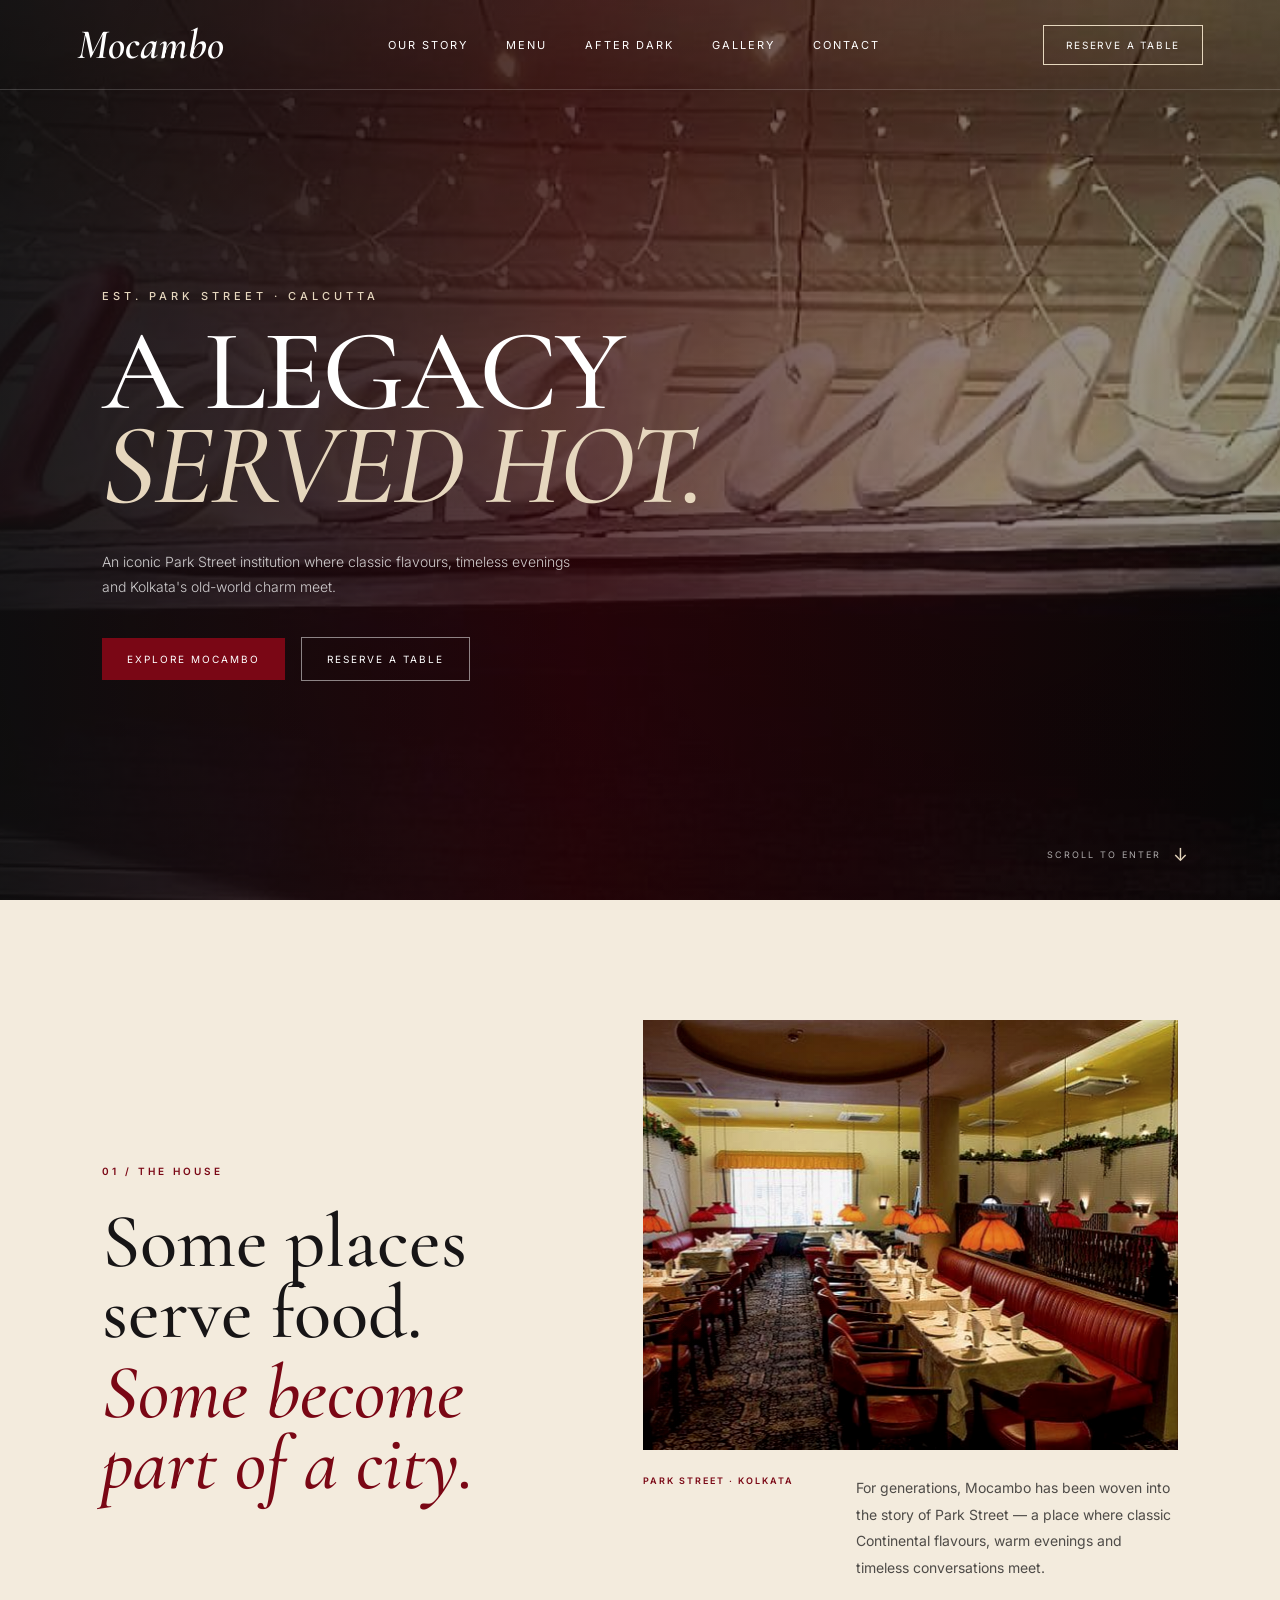
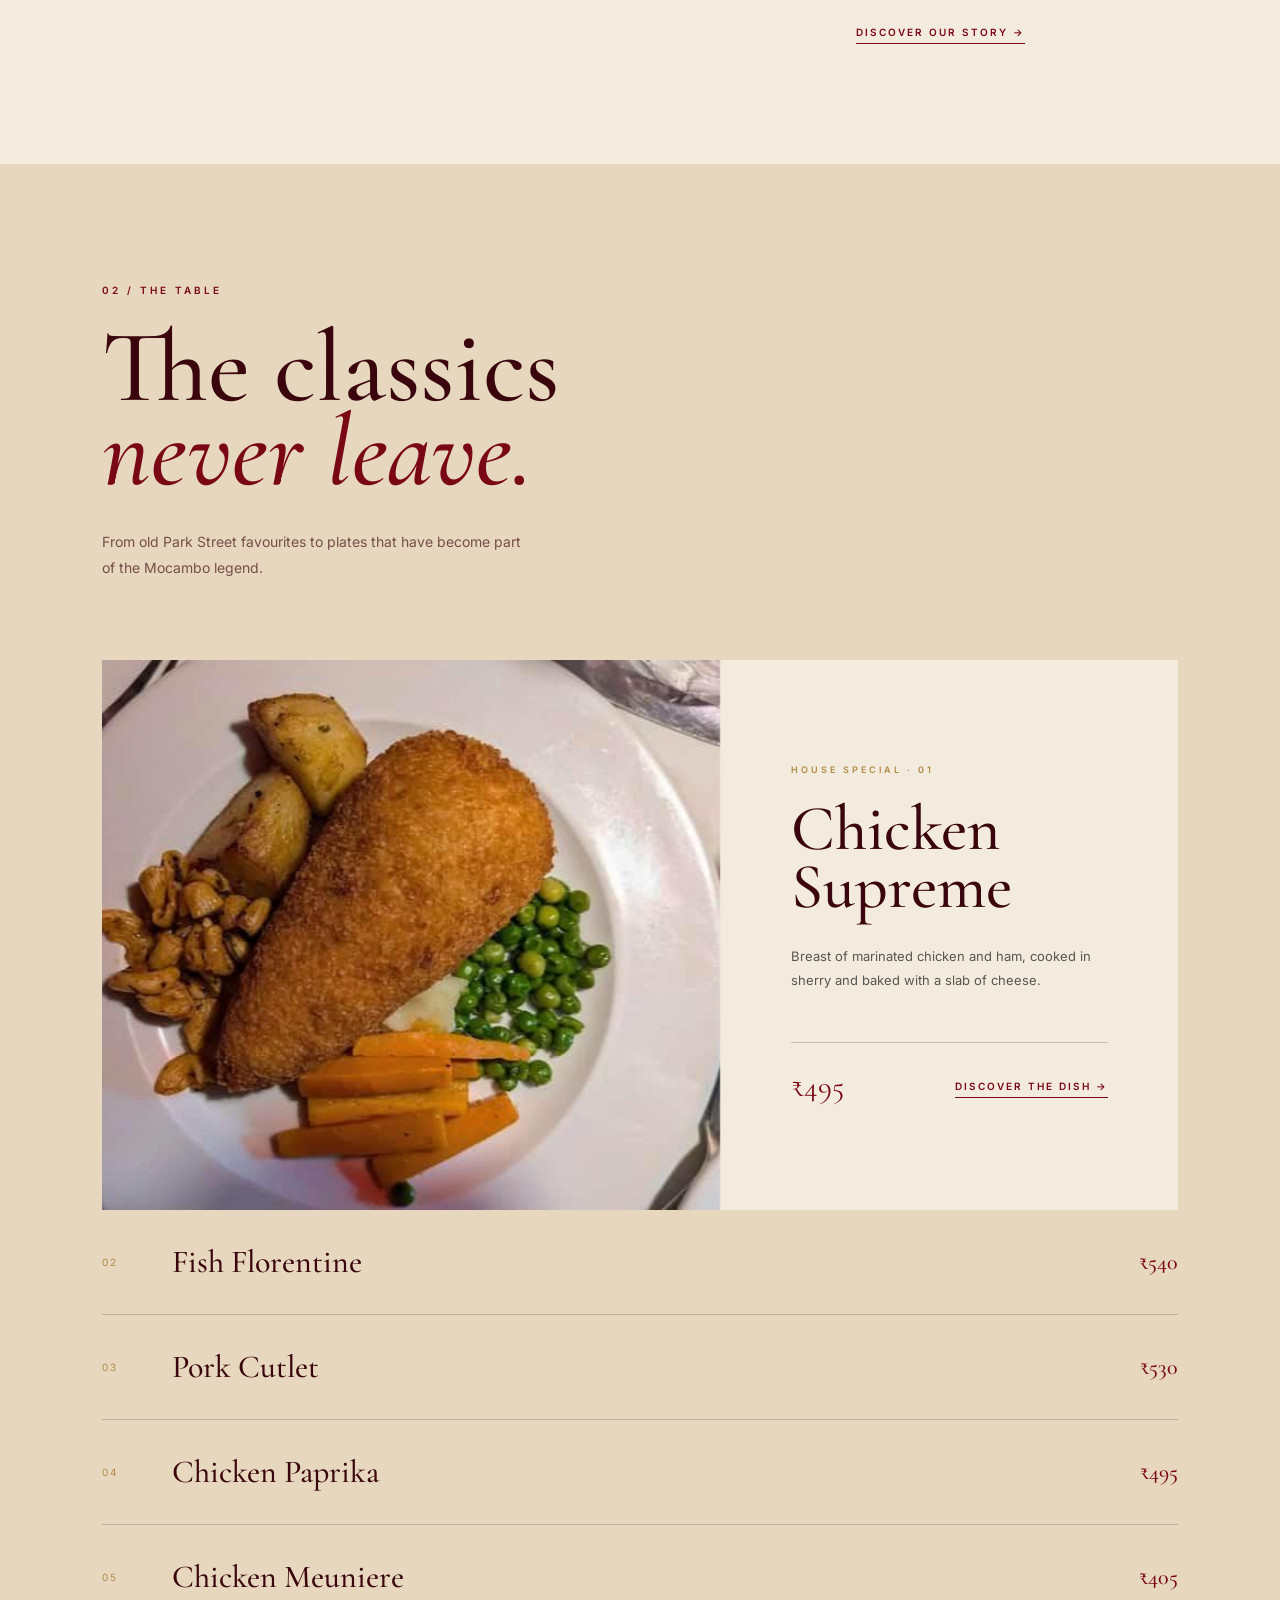
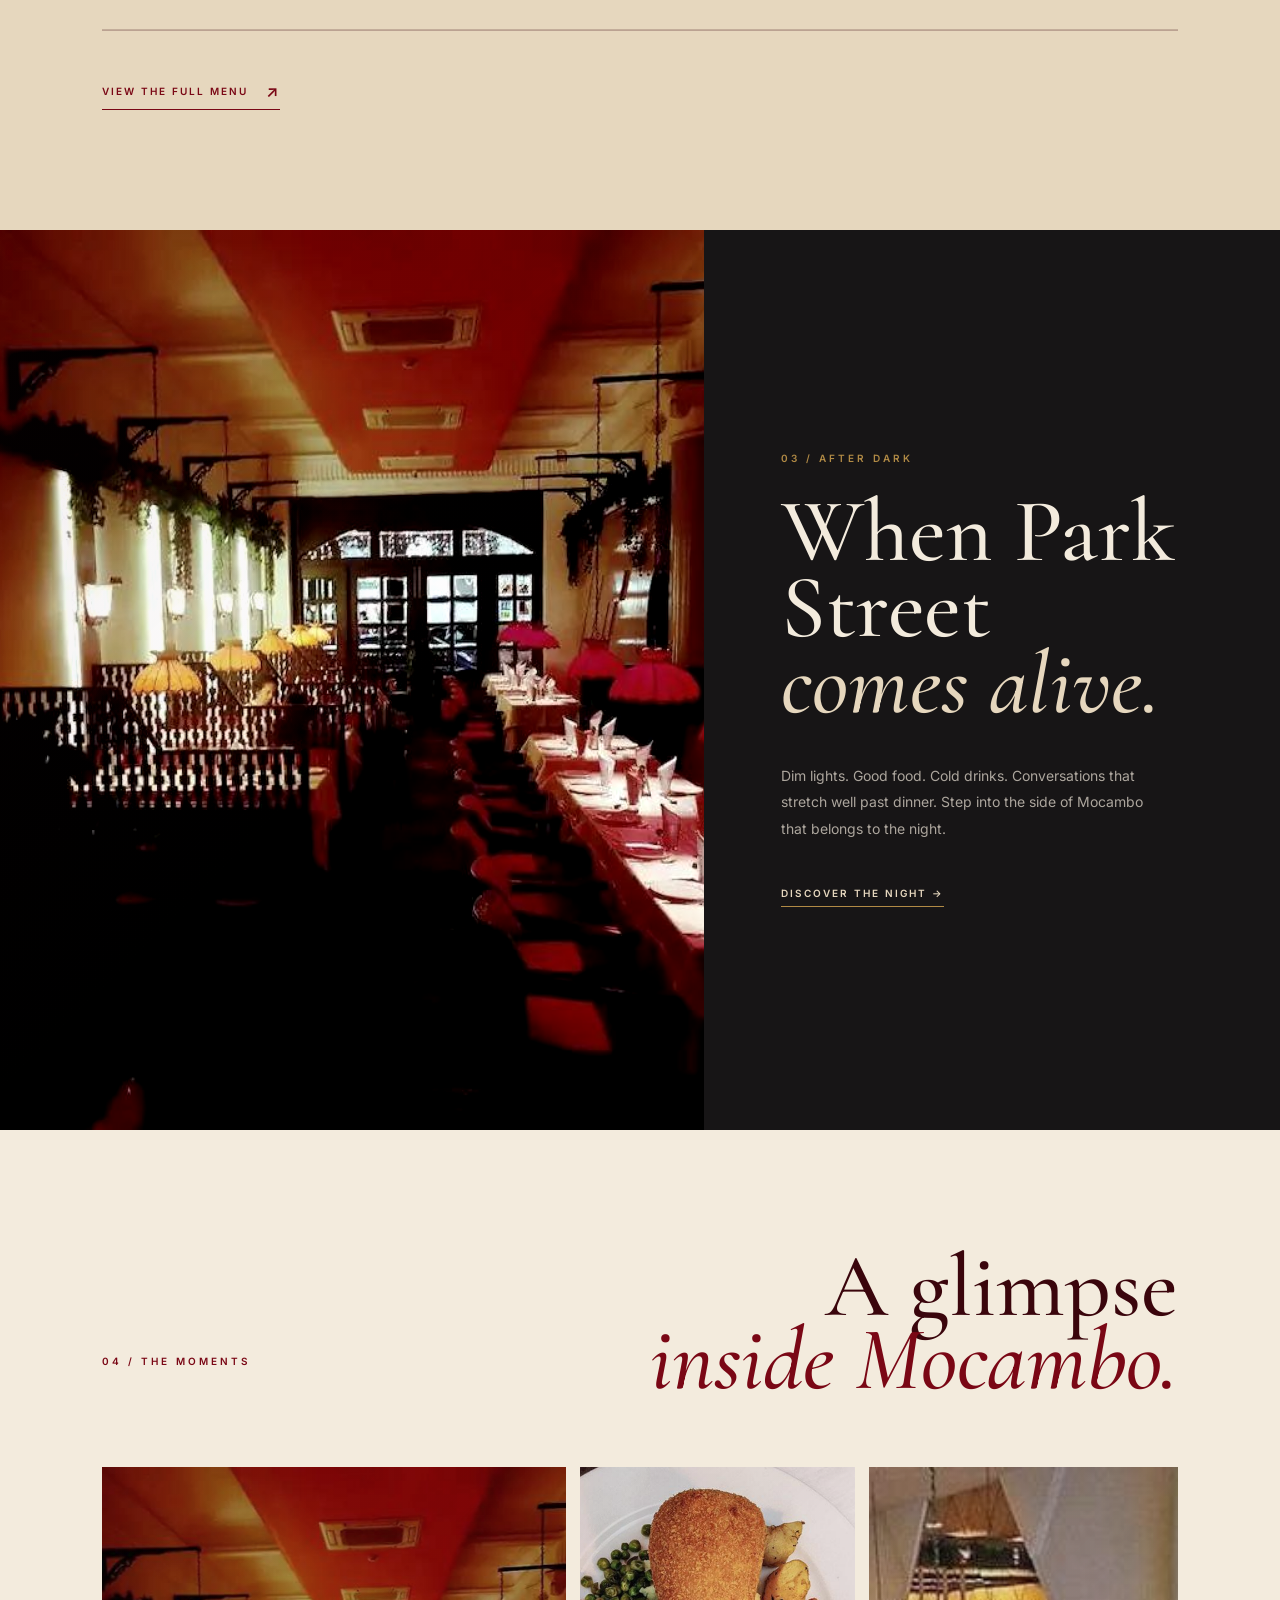
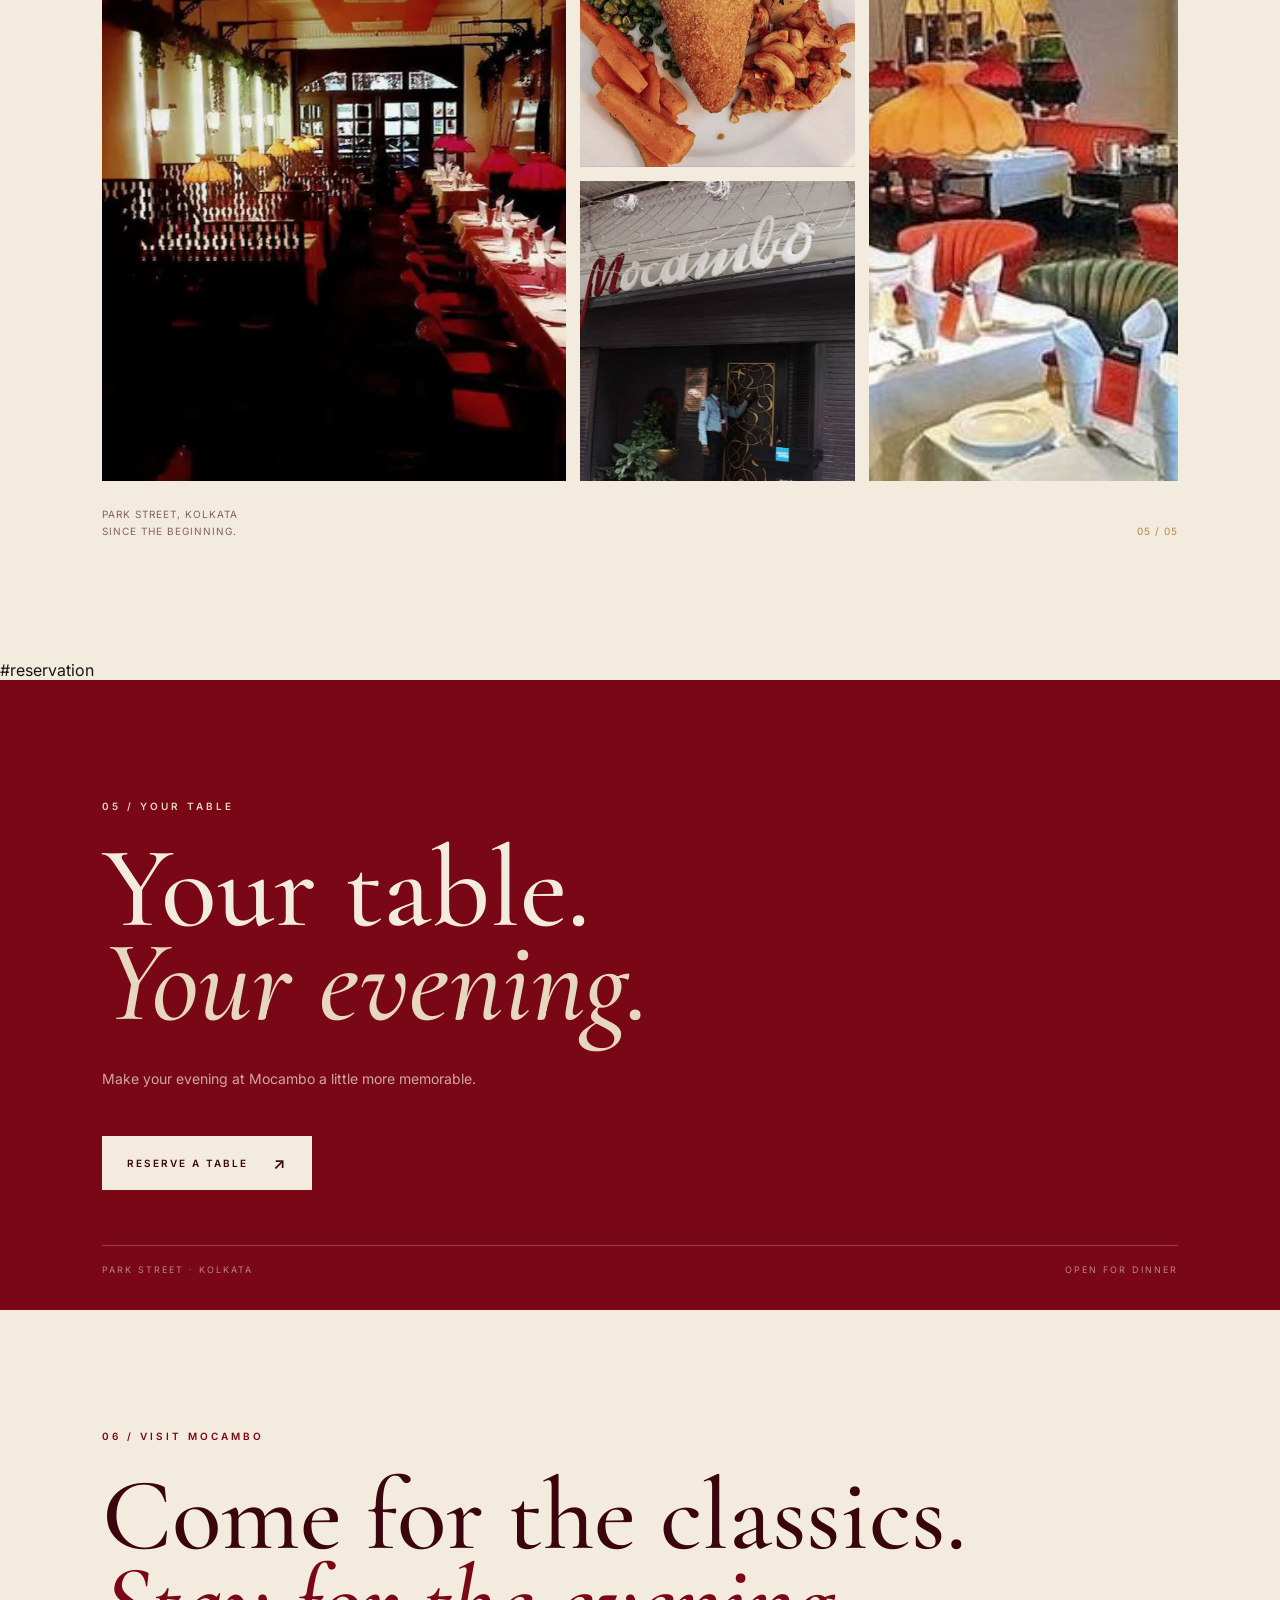
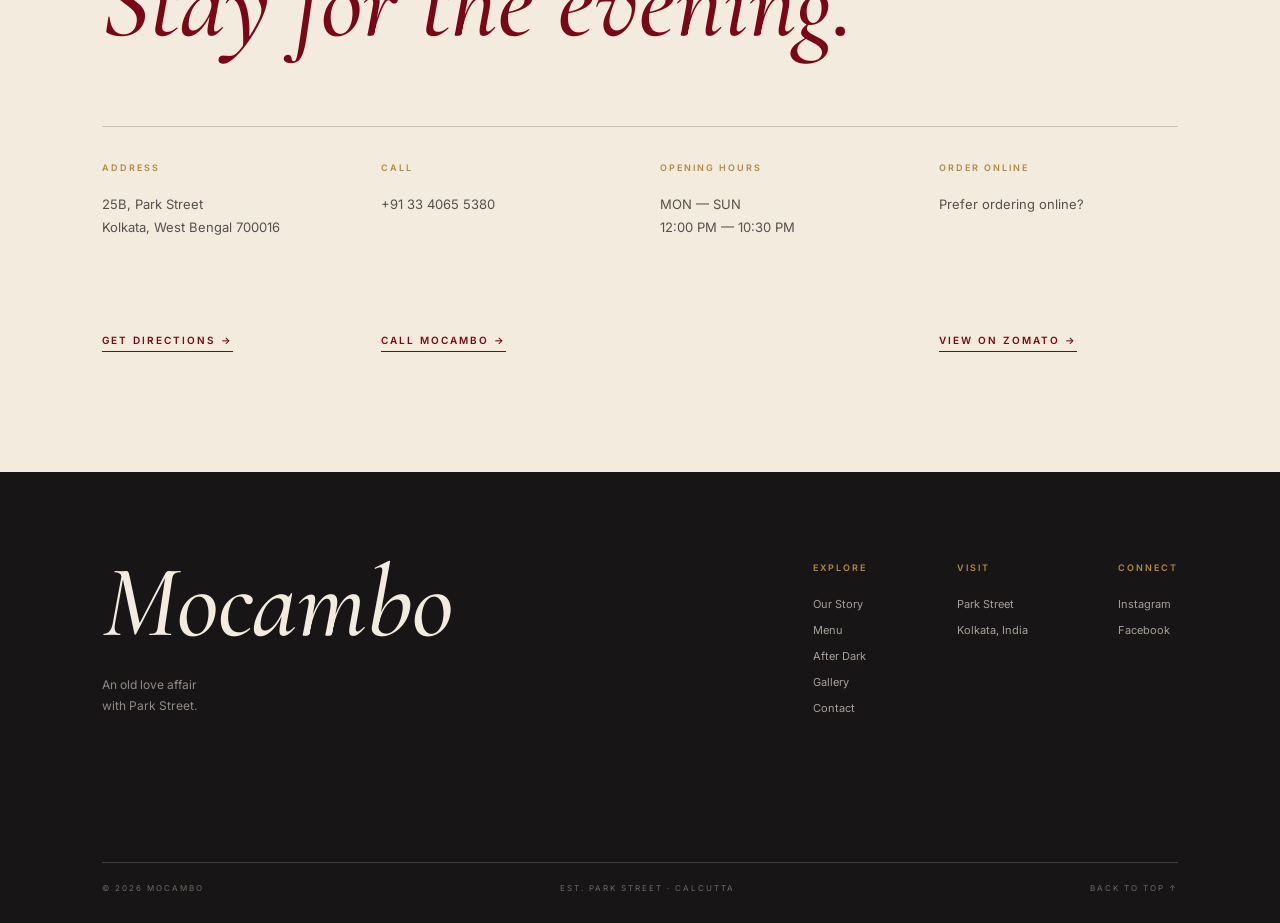
<file: index.html>
<!DOCTYPE html>
<html lang="en">
<head>
    <meta charset="UTF-8">
    <meta name="viewport" content="width=device-width, initial-scale=1.0">

    <title>Mocambo | Park Street, Kolkata</title>

    <link rel="stylesheet" href="style.css">
</head>

<body>

    <header class="navbar">

    <a href="#" class="logo">Mocambo</a>

    <nav class="nav-links">
        <a href="#story">Our Story</a>
        <a href="#menu">Menu</a>
        <a href="#experience">After Dark</a>
        <a href="#gallery">Gallery</a>
        <a href="#contact">Contact</a>
    </nav>

    <a href="#reservation" class="reserve-btn">
        Reserve a Table
    </a>

    <button class="menu-toggle" aria-label="Open menu">
        <span></span>
        <span></span>
    </button>

</header>


    <main>

        <!-- HERO -->
        <section class="hero">

            <div class="hero-overlay"></div>

            <div class="hero-content">

                <p class="eyebrow">
                    EST. PARK STREET · CALCUTTA
                </p>

                <h1>
                    A LEGACY<br>
                    <span>SERVED HOT.</span>
                </h1>

                <p class="hero-text">
                    An iconic Park Street institution where classic flavours,
                    timeless evenings and Kolkata's old-world charm meet.
                </p>

                <div class="hero-buttons">
                    <a href="#story" class="primary-btn">
                        Explore Mocambo
                    </a>

                    <a href="#reservation" class="secondary-btn">
                        Reserve a Table
                    </a>
                </div>

            </div>

            <div class="scroll-indicator">
                SCROLL TO ENTER
                <span>↓</span>
            </div>

        </section>


        <!-- STORY -->
        <section id="story" class="story">

    <div class="story-left">
        <p class="section-label">01 / THE HOUSE</p>

        <h2>
            Some places serve food.
            <em>Some become part of a city.</em>
        </h2>
    </div>

    <div class="story-right">

        <div class="story-image">
            <img src="assets/images/mocambo-interior.jpg" alt="Mocambo interior">
        </div>

        <div class="story-copy">
            <p class="story-year">PARK STREET · KOLKATA</p>

            <p>
                For generations, Mocambo has been woven into the
                story of Park Street — a place where classic
                Continental flavours, warm evenings and timeless
                conversations meet.
            </p>

            <a href="#story" class="text-link">
                DISCOVER OUR STORY →
            </a>
        </div>

    </div>

</section>


        <!-- MENU -->
        <section id="menu" class="menu">

    <div class="menu-intro">
        <p class="section-label">02 / THE TABLE</p>

        <h2>
            The classics<br>
            <em>never leave.</em>
        </h2>

        <p class="menu-description">
            From old Park Street favourites to plates that have
            become part of the Mocambo legend.
        </p>
    </div>

    <div class="featured-dish">

        <div class="dish-image">
            <img src="assets/images/chicken-supreme.jpg"
                 alt="Chicken Supreme">
        </div>

        <div class="dish-details">

            <p class="dish-category">
                HOUSE SPECIAL · 01
            </p>

            <h3>Chicken Supreme</h3>

            <p class="dish-description">
                Breast of marinated chicken and ham, cooked in
                sherry and baked with a slab of cheese.
            </p>

            <div class="dish-bottom">
                <span class="dish-price">₹495</span>

                <a href="#menu" class="text-link">
                    DISCOVER THE DISH →
                </a>
            </div>

        </div>

    </div>


    <div class="menu-classics">

        <div class="classic-item">
            <span>02</span>
            <h4>Fish Florentine</h4>
            <strong>₹540</strong>
        </div>

        <div class="classic-item">
            <span>03</span>
            <h4>Pork Cutlet</h4>
            <strong>₹530</strong>
        </div>

        <div class="classic-item">
            <span>04</span>
            <h4>Chicken Paprika</h4>
            <strong>₹495</strong>
        </div>

        <div class="classic-item">
            <span>05</span>
            <h4>Chicken Meuniere</h4>
            <strong>₹405</strong>
        </div>

    </div>

    <a href="menu.html" class="full-menu-btn">
    VIEW THE FULL MENU
    <span>↗</span>
</a>

</section>


        <!-- EXPERIENCE -->
        <section id="experience" class="after-dark">

    <div class="after-dark-image">
        <img src="assets/images/after-dark.jpg" alt="Mocambo at night">
    </div>

    <div class="after-dark-content">

        <p class="section-label">03 / AFTER DARK</p>

        <h2>
            When Park Street<br>
            <em>comes alive.</em>
        </h2>

        <p class="after-dark-text">
            Dim lights. Good food. Cold drinks. Conversations that
            stretch well past dinner. Step into the side of Mocambo
            that belongs to the night.
        </p>

        <a href="#experience" class="dark-link">
            DISCOVER THE NIGHT →
        </a>

    </div>

</section>


        <!-- GALLERY -->
        <section id="gallery" class="gallery">

    <div class="gallery-heading">
        <p class="section-label">04 / THE MOMENTS</p>

        <h2>
            A glimpse<br>
            <em>inside Mocambo.</em>
        </h2>
    </div>

    <div class="gallery-grid">

        <div class="gallery-item gallery-large">
            <img src="assets/images/gallery-interior.jpg"
                 alt="Mocambo interior">
        </div>

        <div class="gallery-item gallery-small">
            <img src="assets/images/gallery-food.jpg"
                 alt="Mocambo signature dish">
        </div>

        <div class="gallery-item gallery-tall">
            <img src="assets/images/gallery-table.jpg"
                 alt="Mocambo dining table">
        </div>

        <div class="gallery-item gallery-wide">
            <img src="assets/images/gallery-exterior.jpg"
                 alt="Mocambo Park Street exterior">
        </div>

    </div>

    <div class="gallery-bottom">
        <p>
            Park Street, Kolkata<br>
            Since the beginning.
        </p>

        <span>05 / 05</span>
    </div>

</section>


        #reservation

        <section id="reservation" class="reservation">

    <p class="section-label">05 / YOUR TABLE</p>

    <div class="reservation-content">

        <h2>
            Your table.<br>
            <em>Your evening.</em>
        </h2>

        <p>
            Make your evening at Mocambo a little more memorable.
        </p>

        <div class="reservation-btn">
            RESERVE A TABLE
            <span>↗</span>
        </div>

    </div>

    <div class="reservation-meta">
        <span>PARK STREET · KOLKATA</span>
        <span>OPEN FOR DINNER</span>
    </div>

</section>

<!-- CONTACT -->
<section id="contact" class="contact">

    <div class="contact-heading">
        <p class="section-label">06 / VISIT MOCAMBO</p>

        <h2>
            Come for the classics.<br>
            <em>Stay for the evening.</em>
        </h2>
    </div>

    <div class="contact-grid">

        <div class="contact-item">
            <span>ADDRESS</span>
            <p>
                25B, Park Street<br>
                Kolkata, West Bengal 700016
            </p>

            <a
                href="https://www.google.com/maps/search/?api=1&query=Mocambo%2025B%20Park%20Street%20Kolkata"
                target="_blank"
                rel="noopener noreferrer"
                class="text-link"
            >
                GET DIRECTIONS →
            </a>
        </div>

        <div class="contact-item">
            <span>CALL</span>
            <p>
                +91 33 4065 5380
            </p>

            <a
                href="tel:+913340655380"
                class="text-link"
            >
                CALL MOCAMBO →
            </a>
        </div>

        <div class="contact-item">
            <span>OPENING HOURS</span>
            <p>
                MON — SUN<br>
                12:00 PM — 10:30 PM
            </p>
        </div>

        <div class="contact-item">
            <span>ORDER ONLINE</span>
            <p>
                Prefer ordering online?
            </p>

            <a
                href="https://www.zomato.com/kolkata/mocambo-park-street"
                target="_blank"
                rel="noopener noreferrer"
                class="text-link"
            >
                VIEW ON ZOMATO →
            </a>
        </div>

    </div>

</section>

    </main>


    <footer class="footer">

    <div class="footer-main">

        <div class="footer-brand">
            <div class="footer-logo">Mocambo</div>

            <p>
                An old love affair<br>
                with Park Street.
            </p>
        </div>

        <div class="footer-links">

            <div>
                <span>EXPLORE</span>
                <a href="#story">Our Story</a>
                <a href="#menu">Menu</a>
                <a href="#experience">After Dark</a>
                <a href="#gallery">Gallery</a>
                <a href="#contact">Contact</a>
            </div>

            <div>
                <span>VISIT</span>
                <p>Park Street</p>
                <p>Kolkata, India</p>
            </div>

            <div>
                <span>CONNECT</span>
                <a href="#">Instagram</a>
                <a href="#">Facebook</a>
            </div>

        </div>

    </div>

    <div class="footer-bottom">

        <span>© 2026 MOCAMBO</span>

        <span>EST. PARK STREET · CALCUTTA</span>

        <span>BACK TO TOP ↑</span>

    </div>

</footer>


    <script src="script.js"></script>

</body>
</html>
</file>
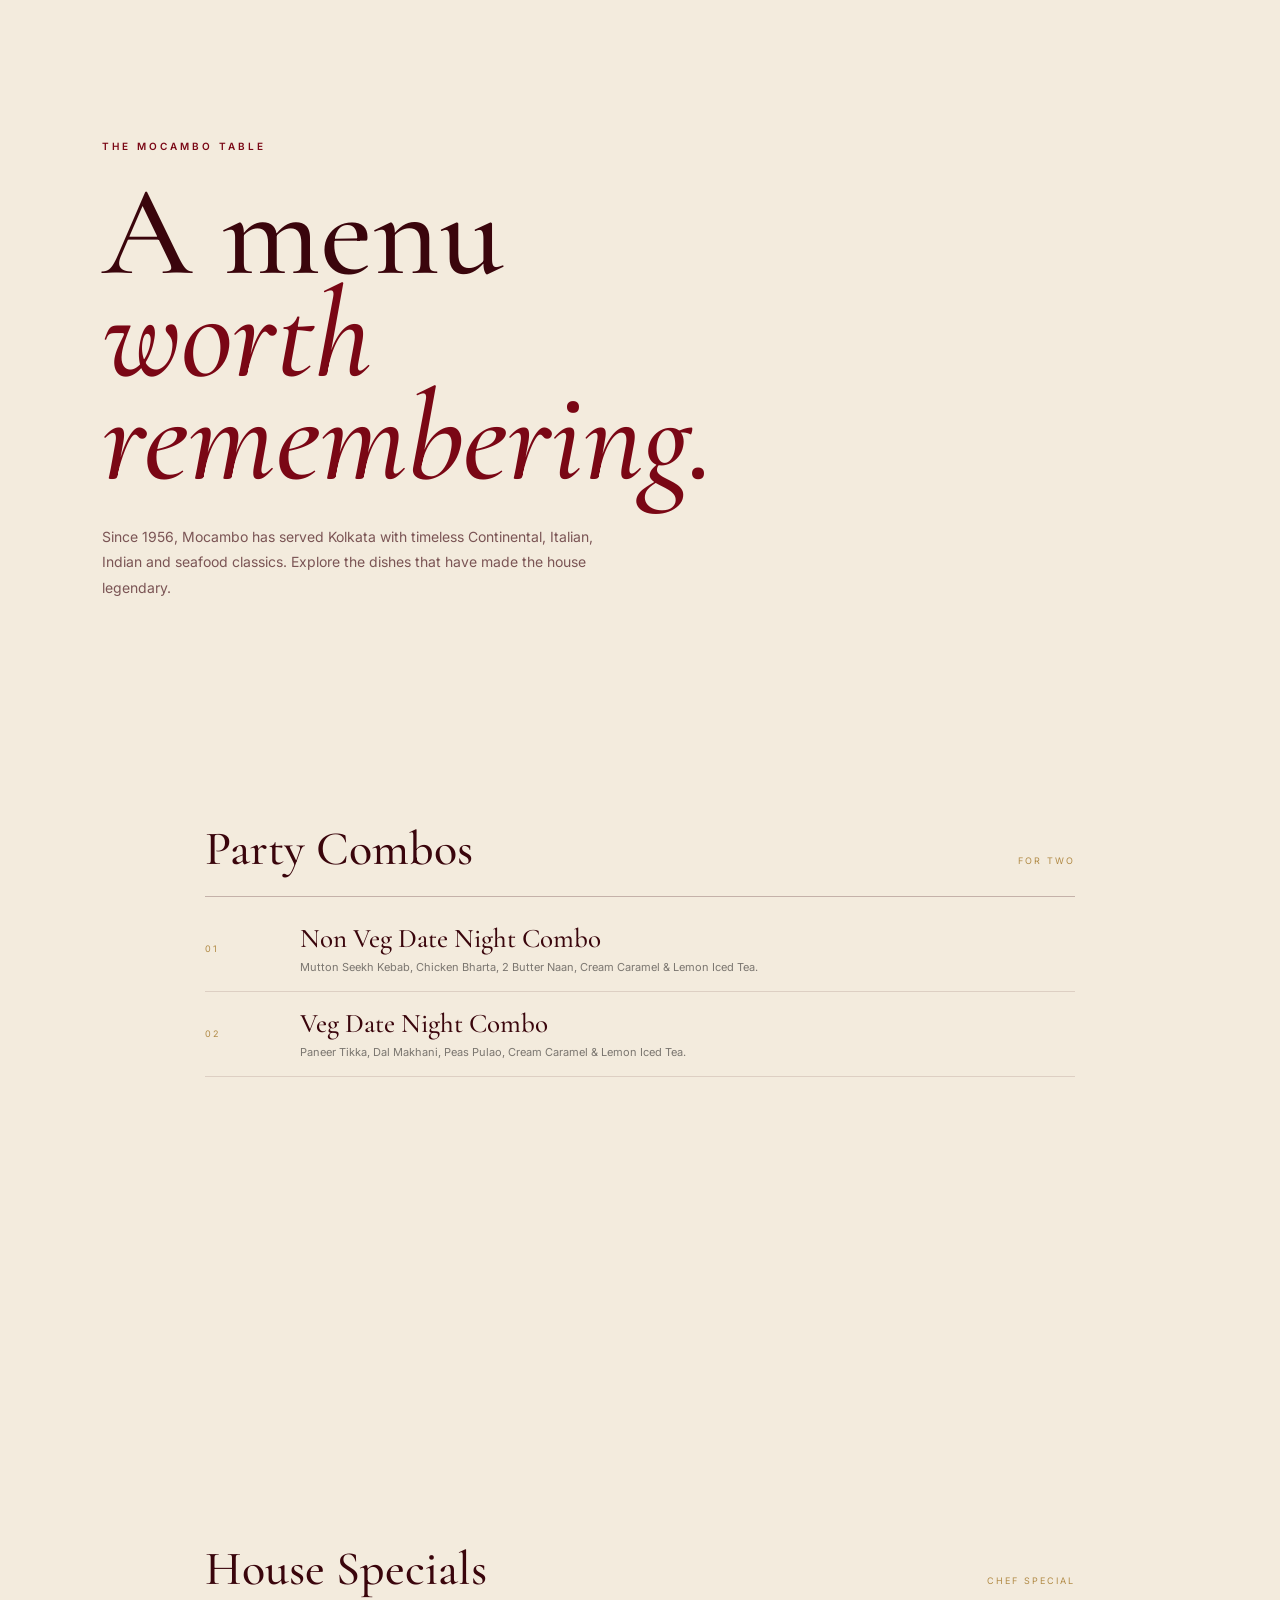
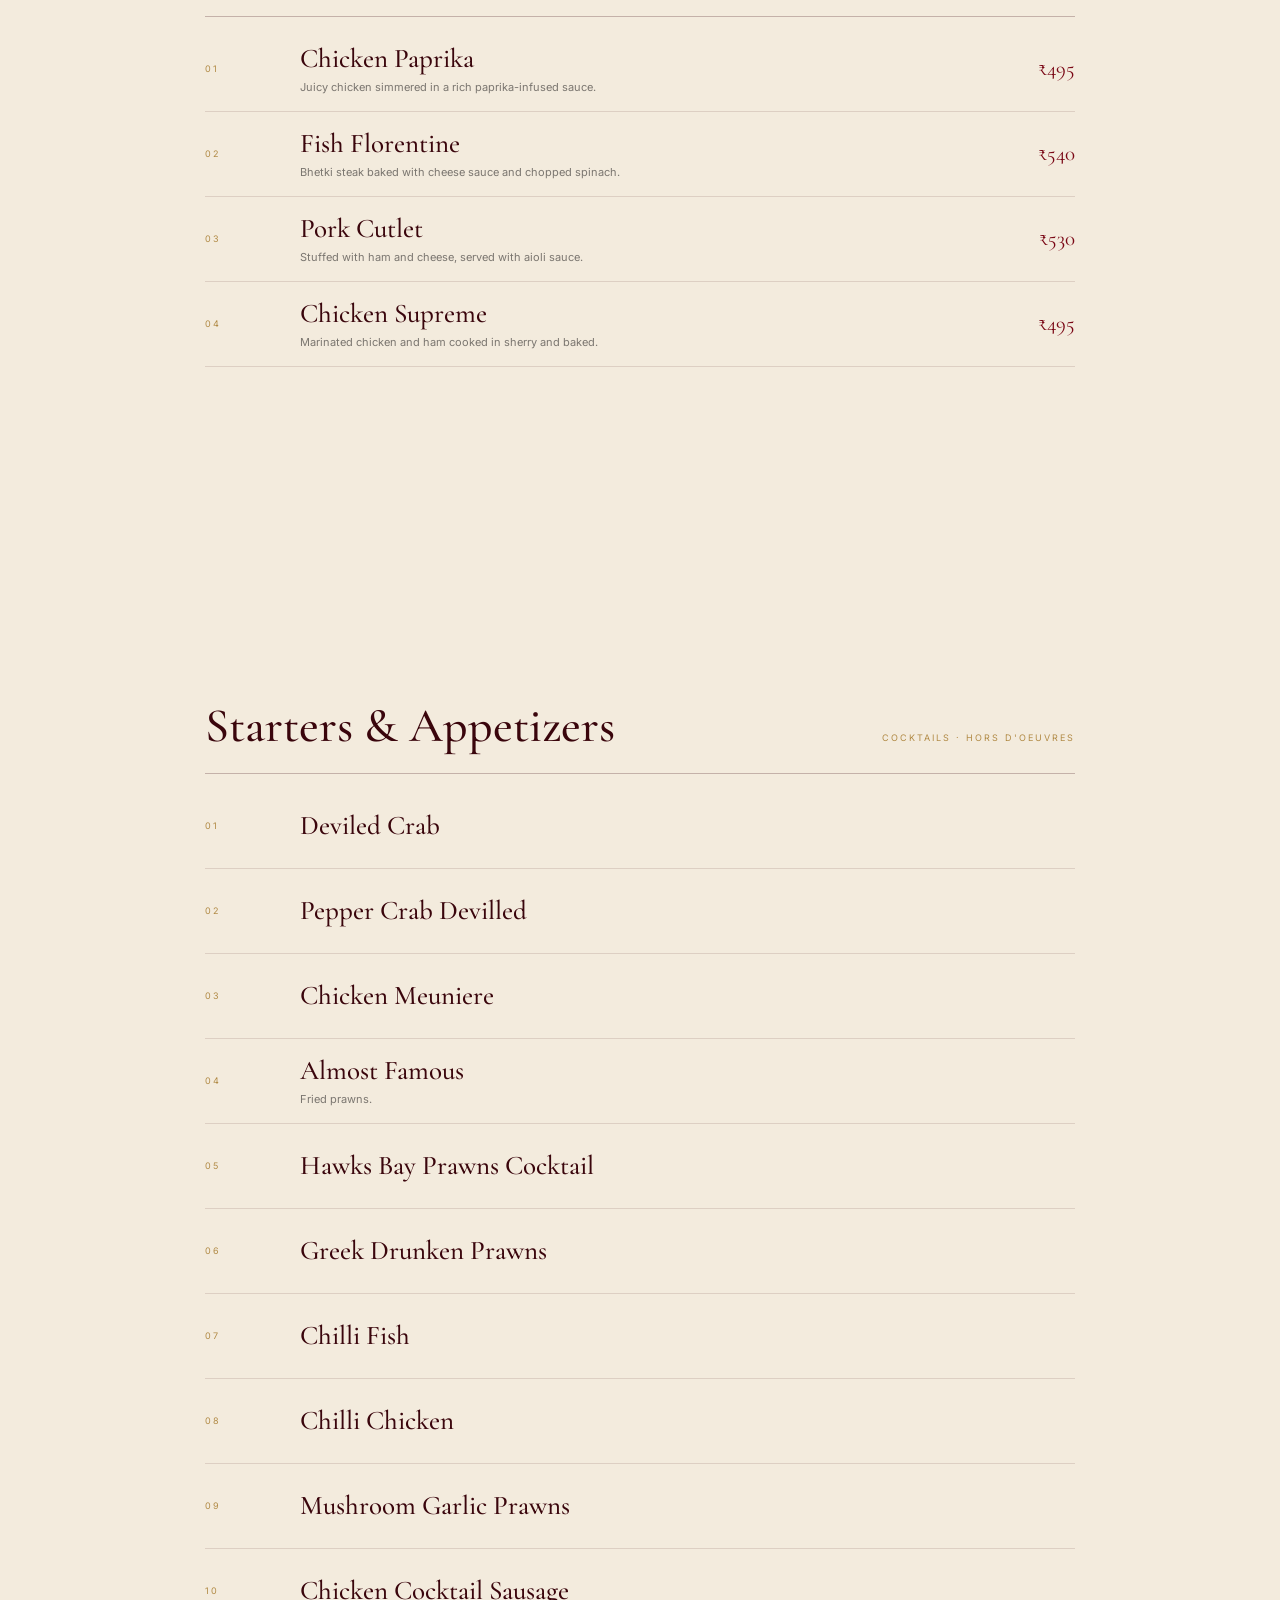
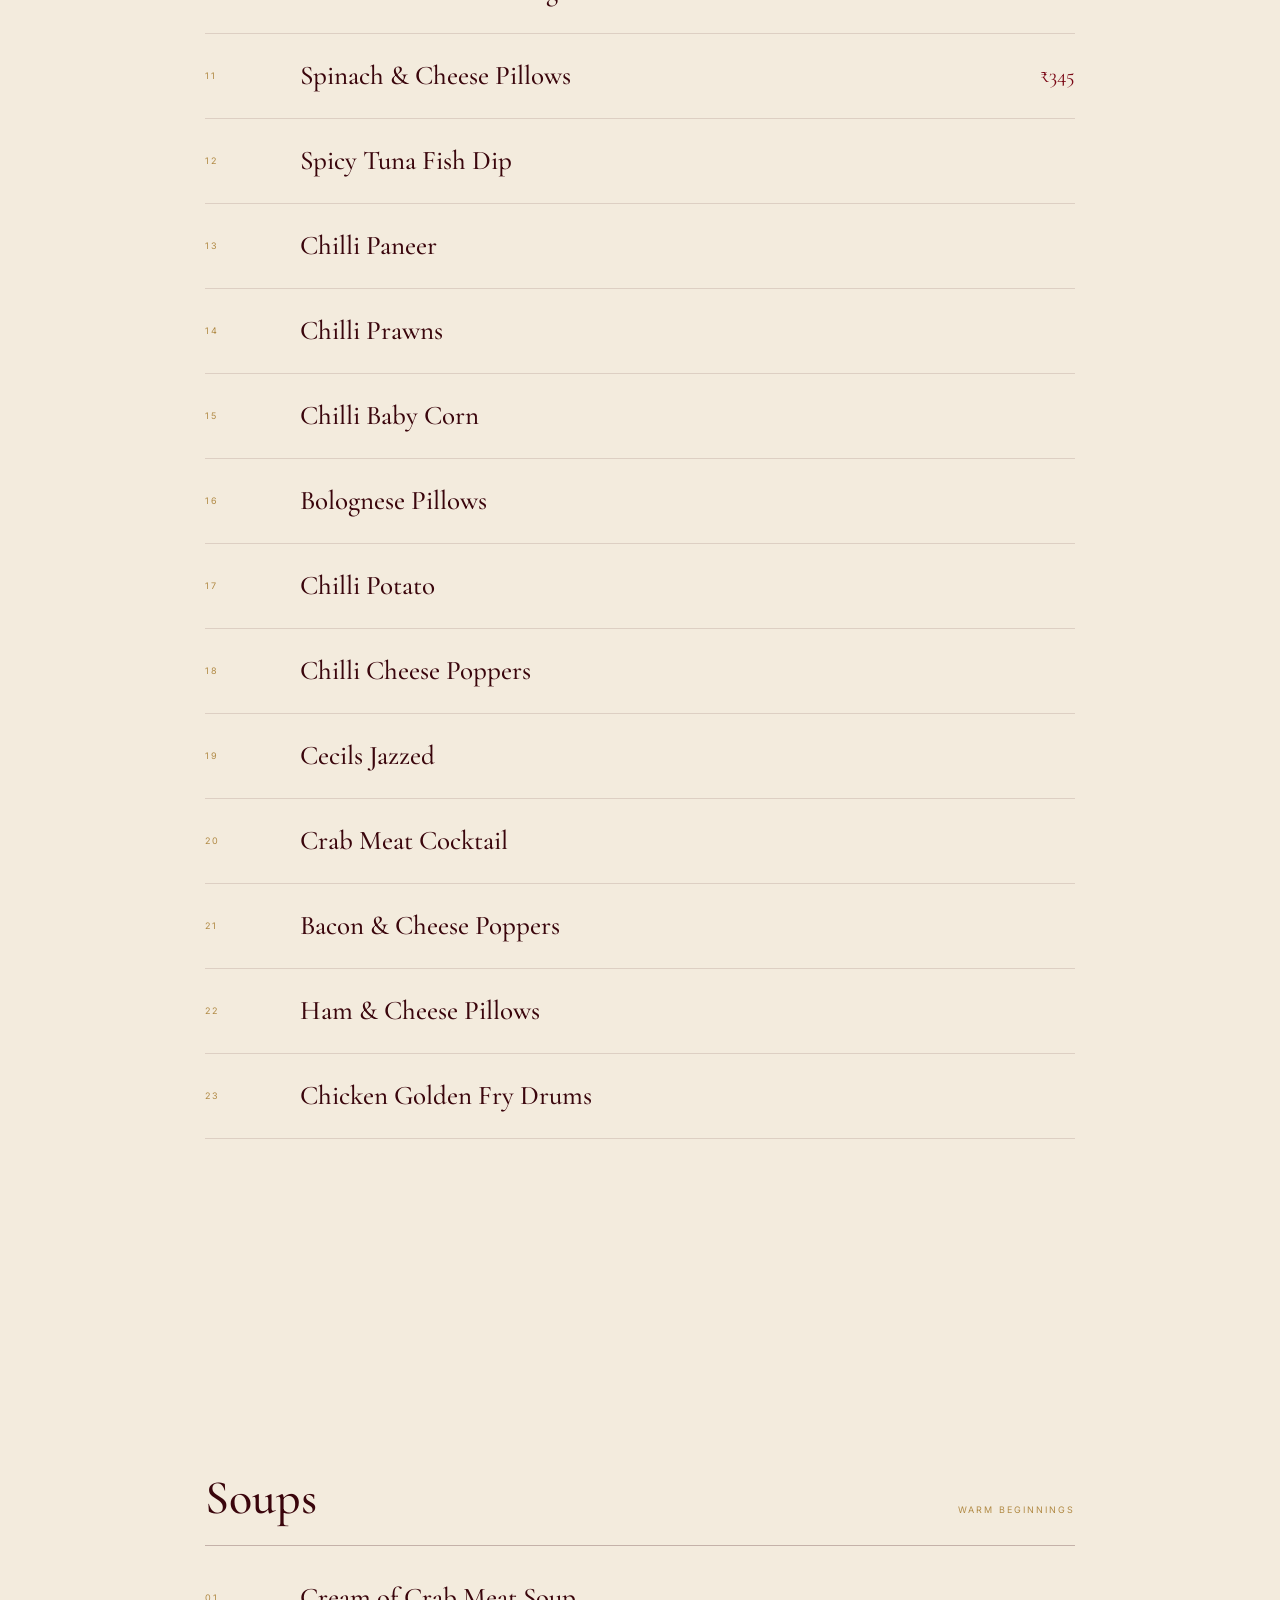
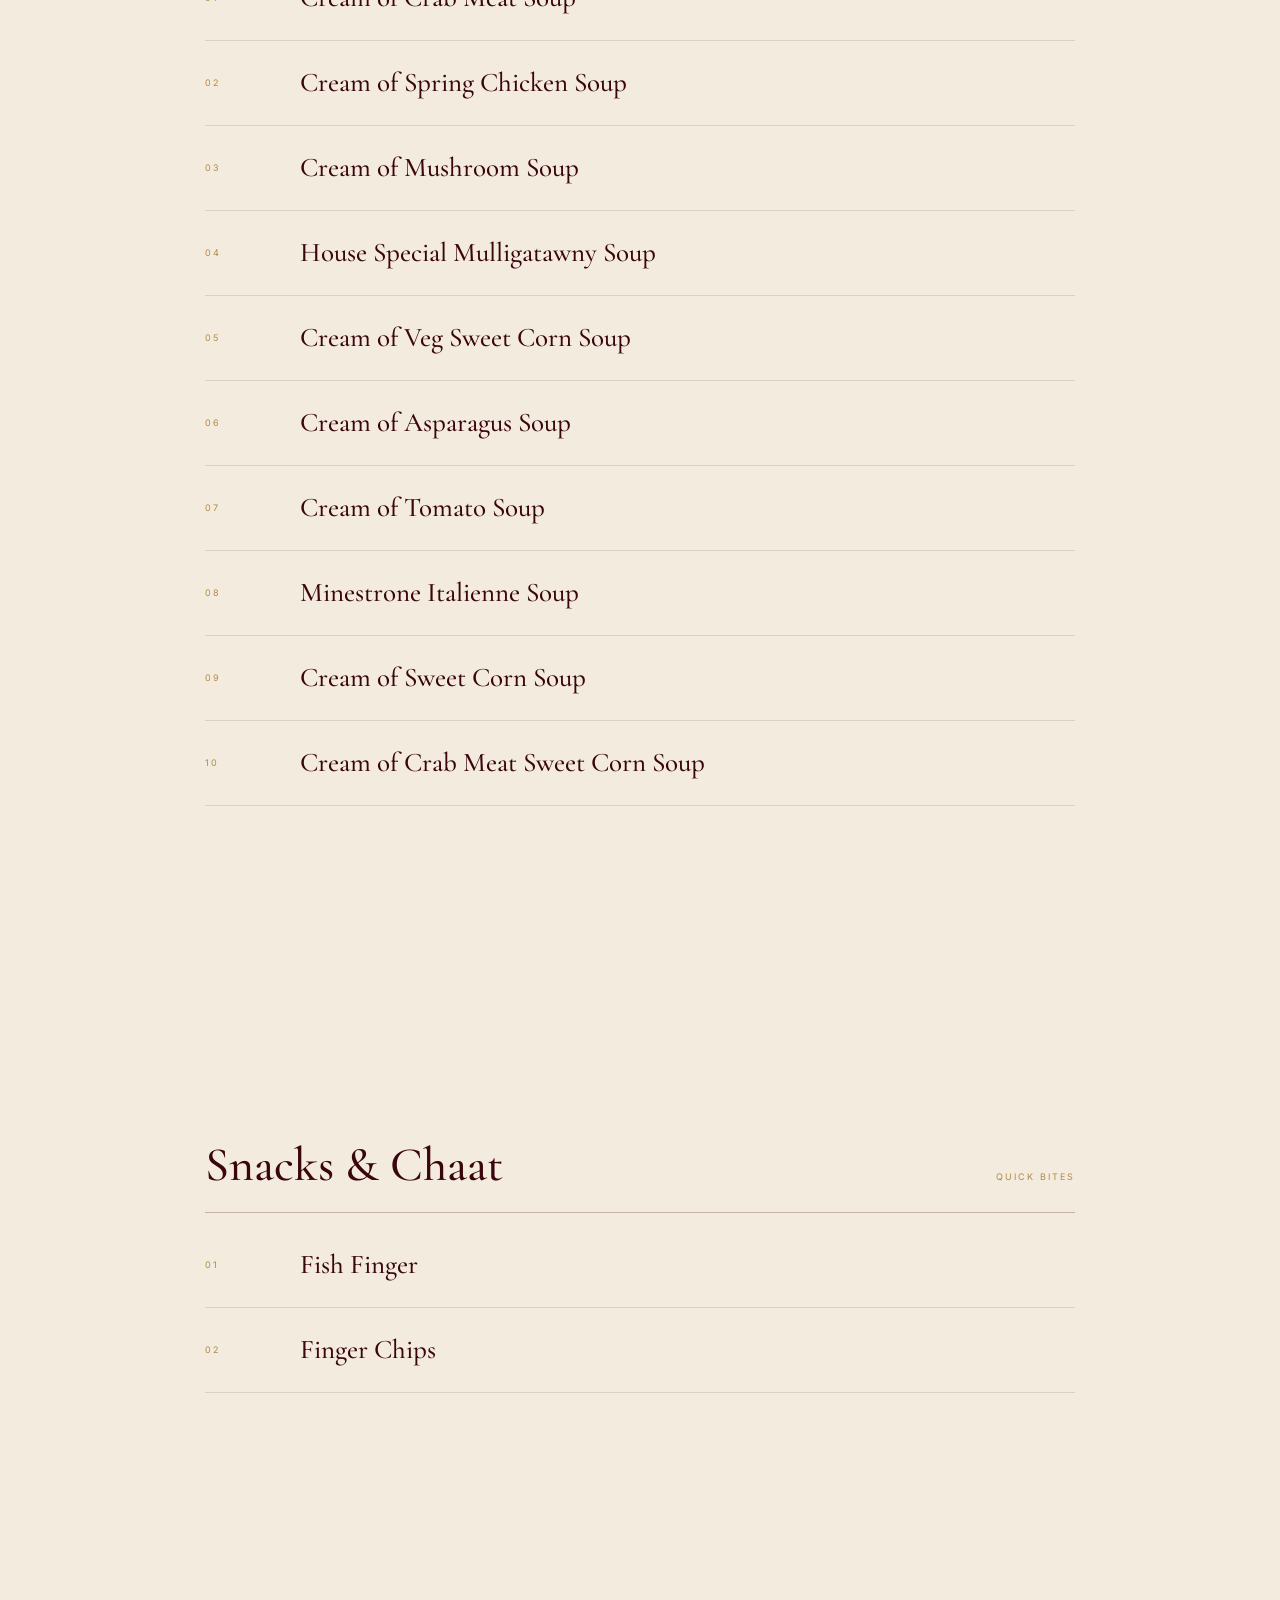
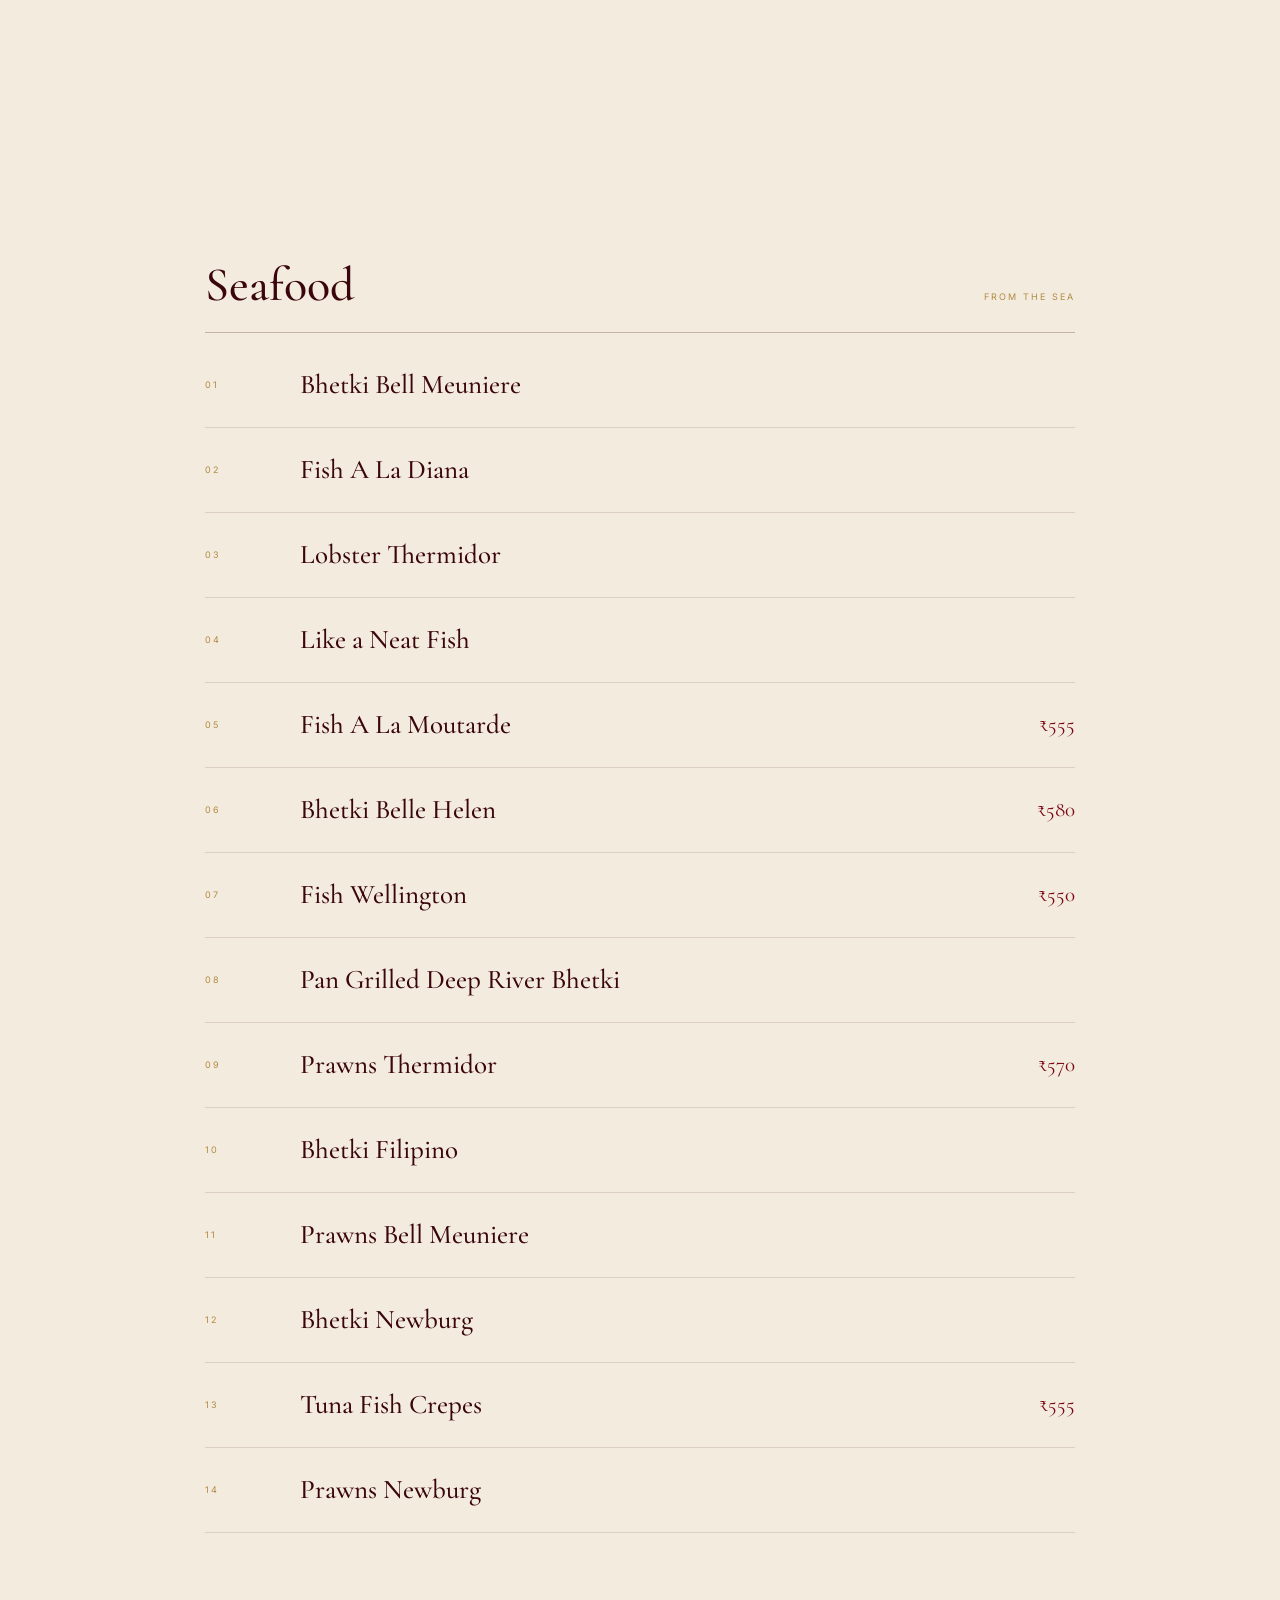
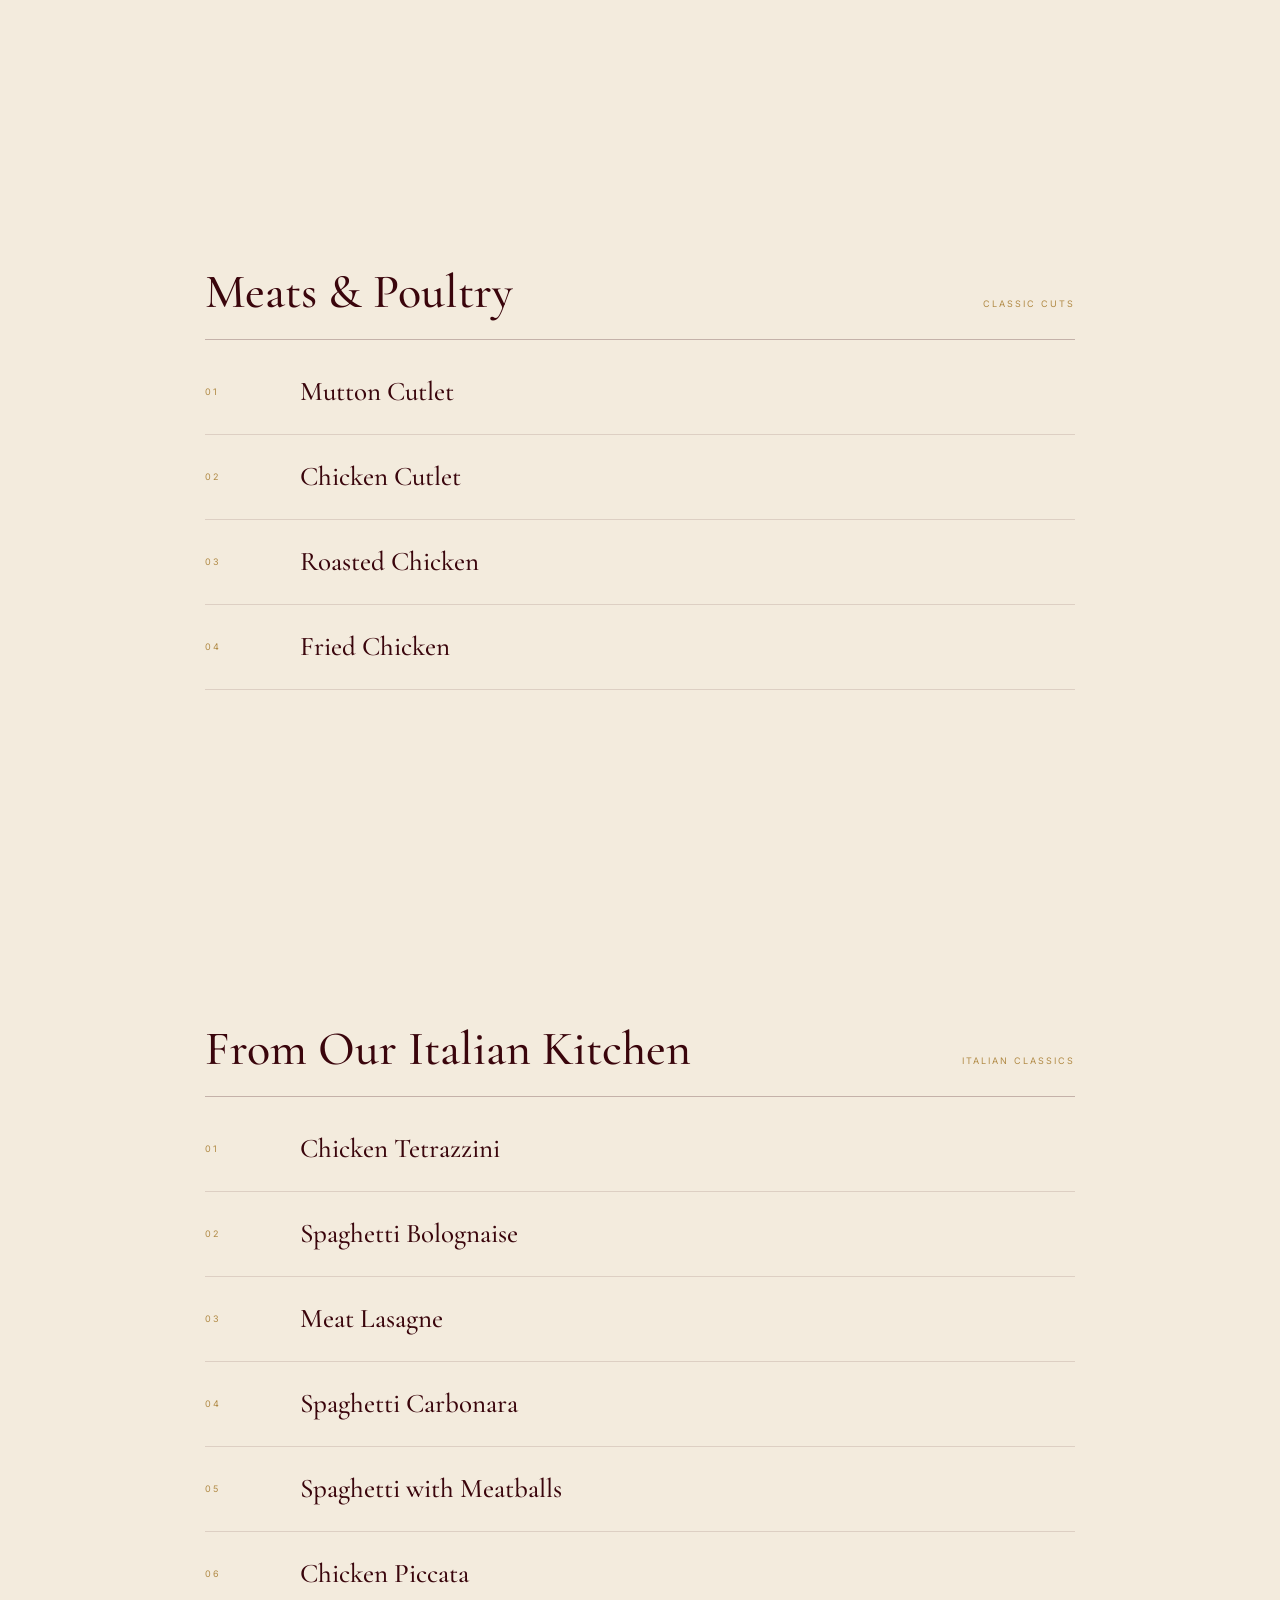
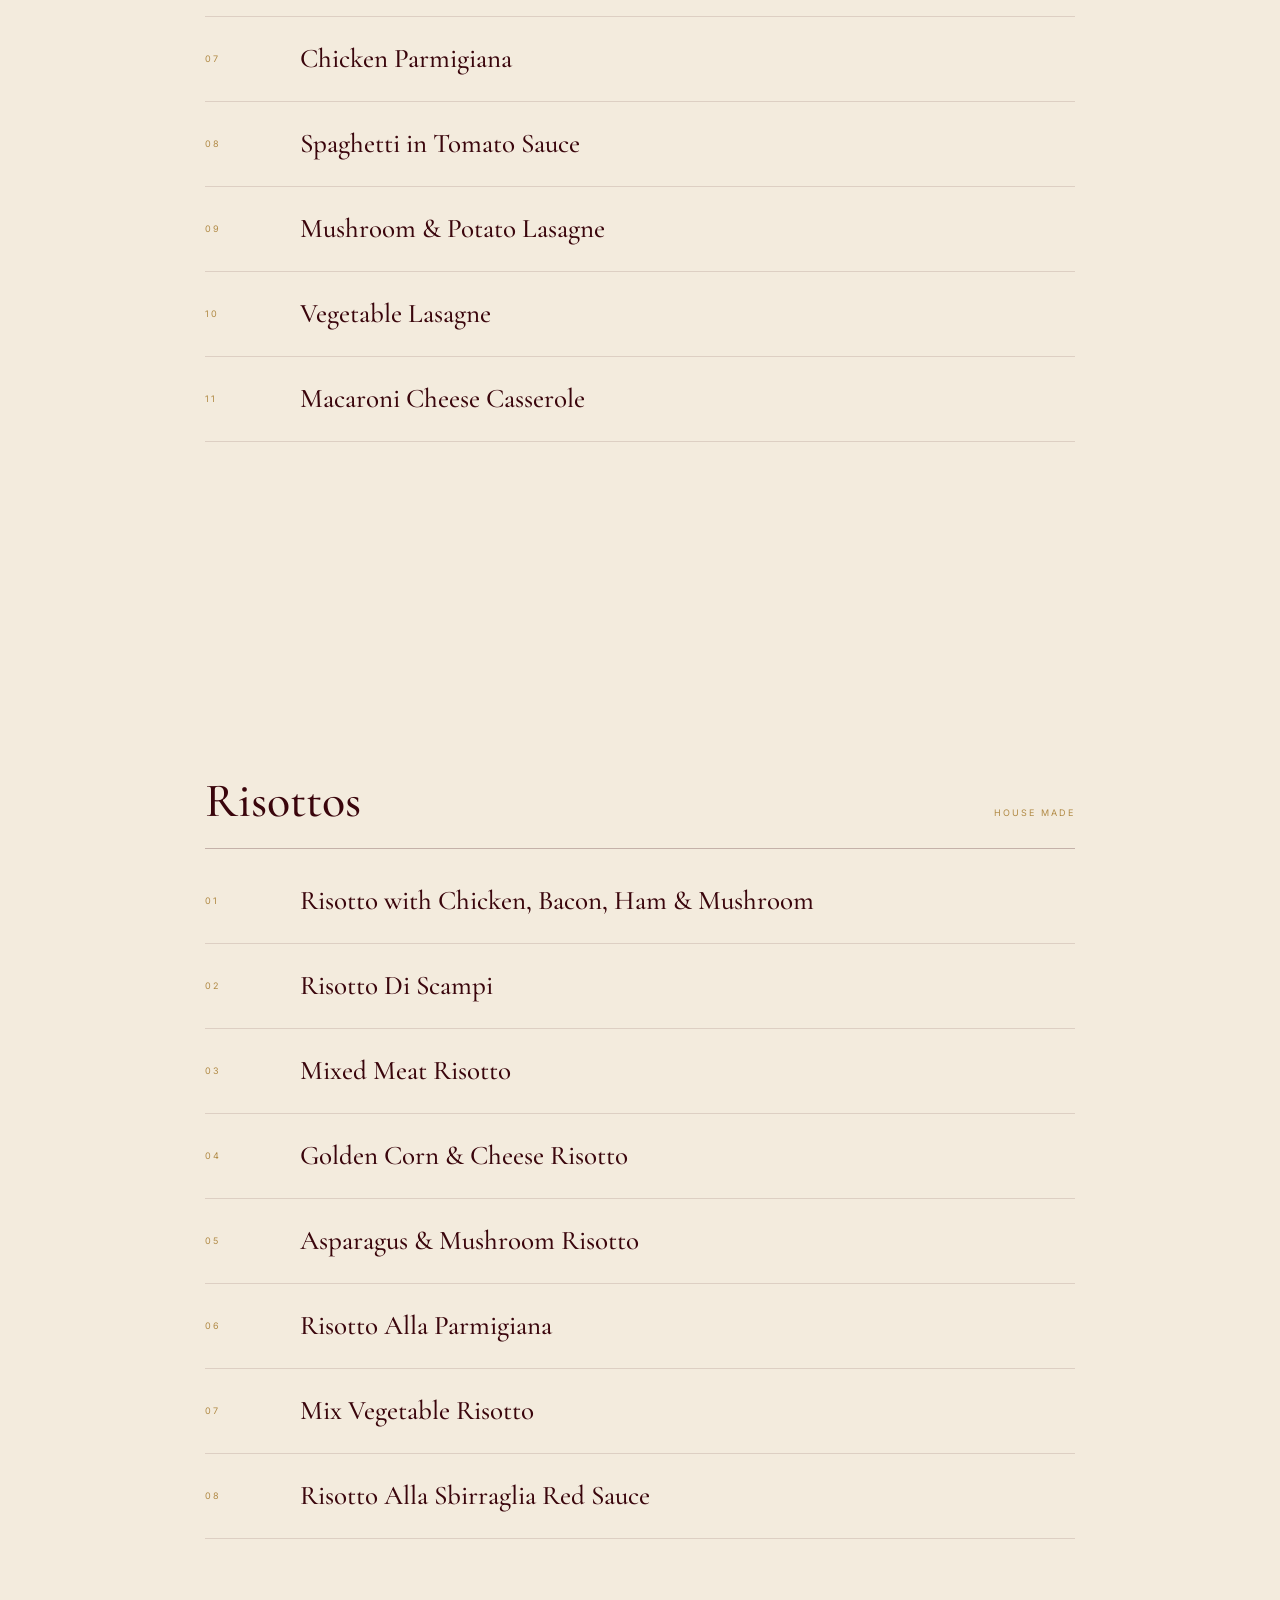
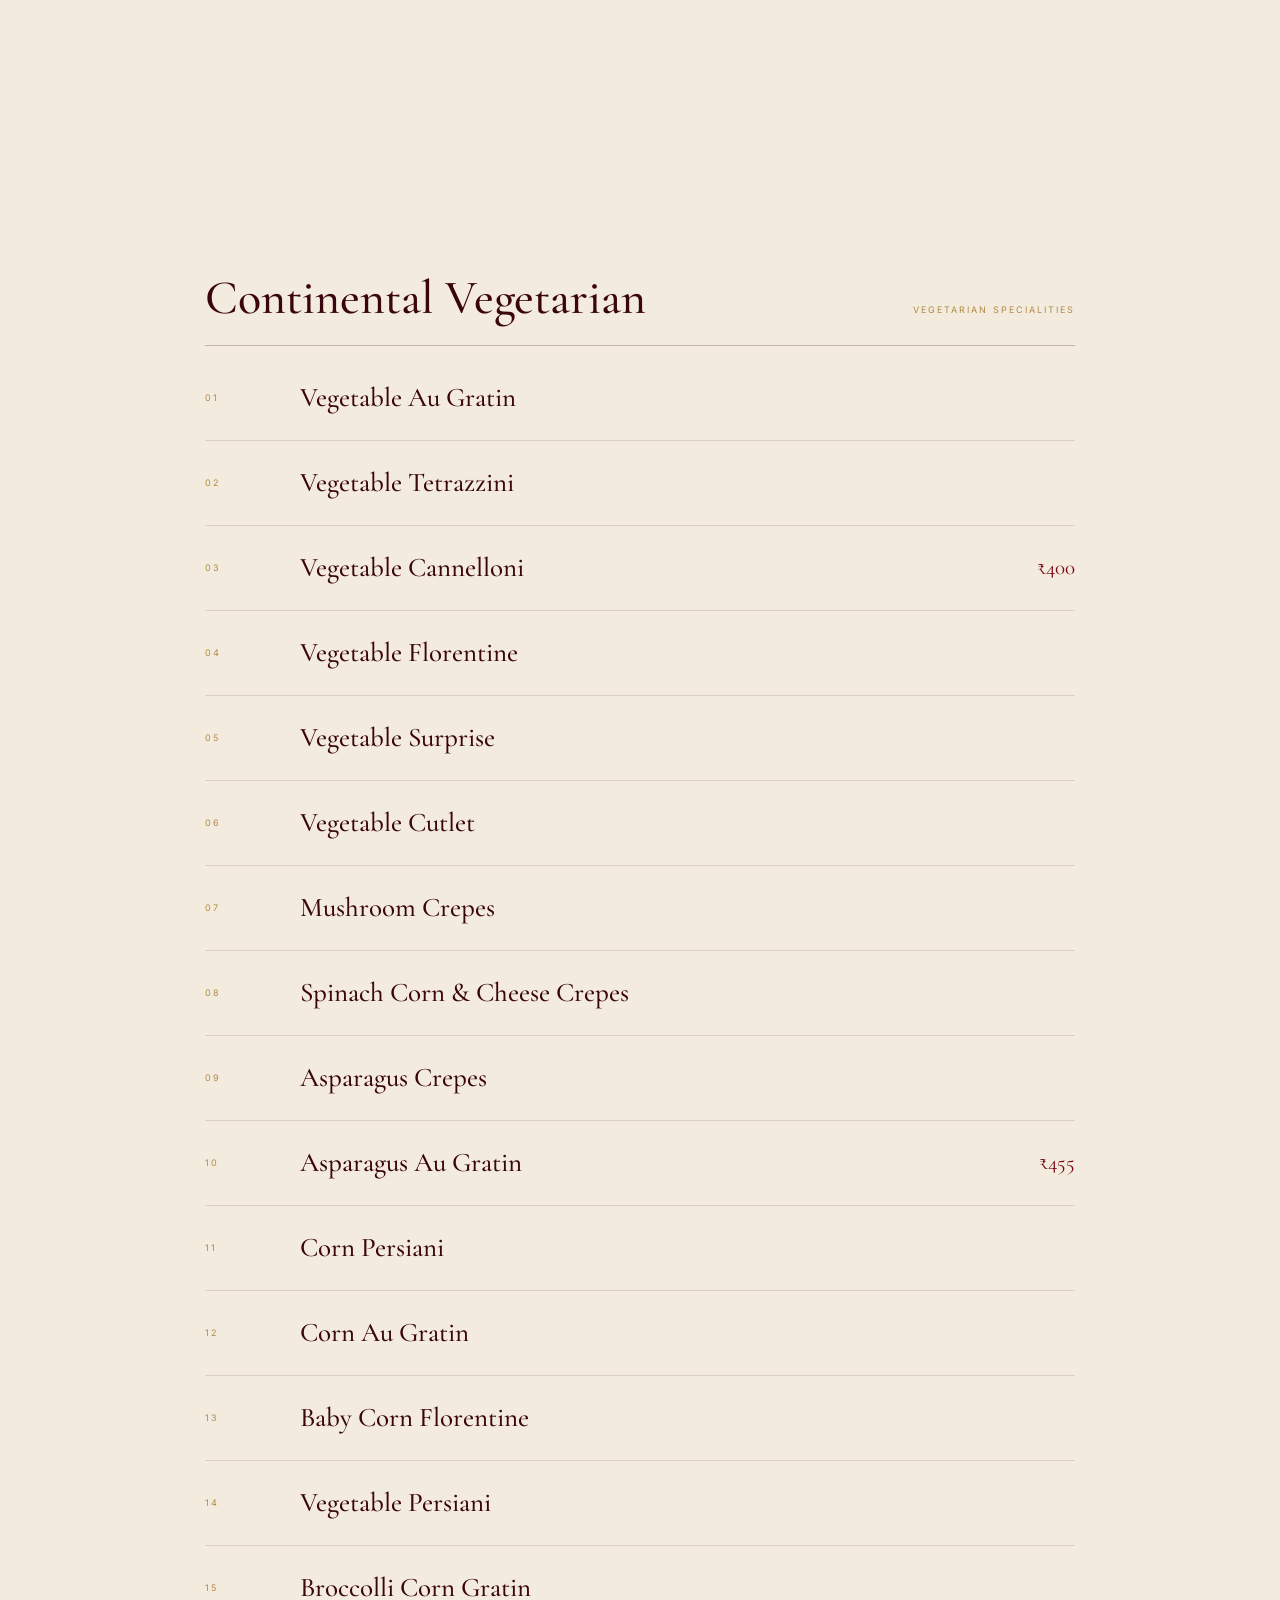
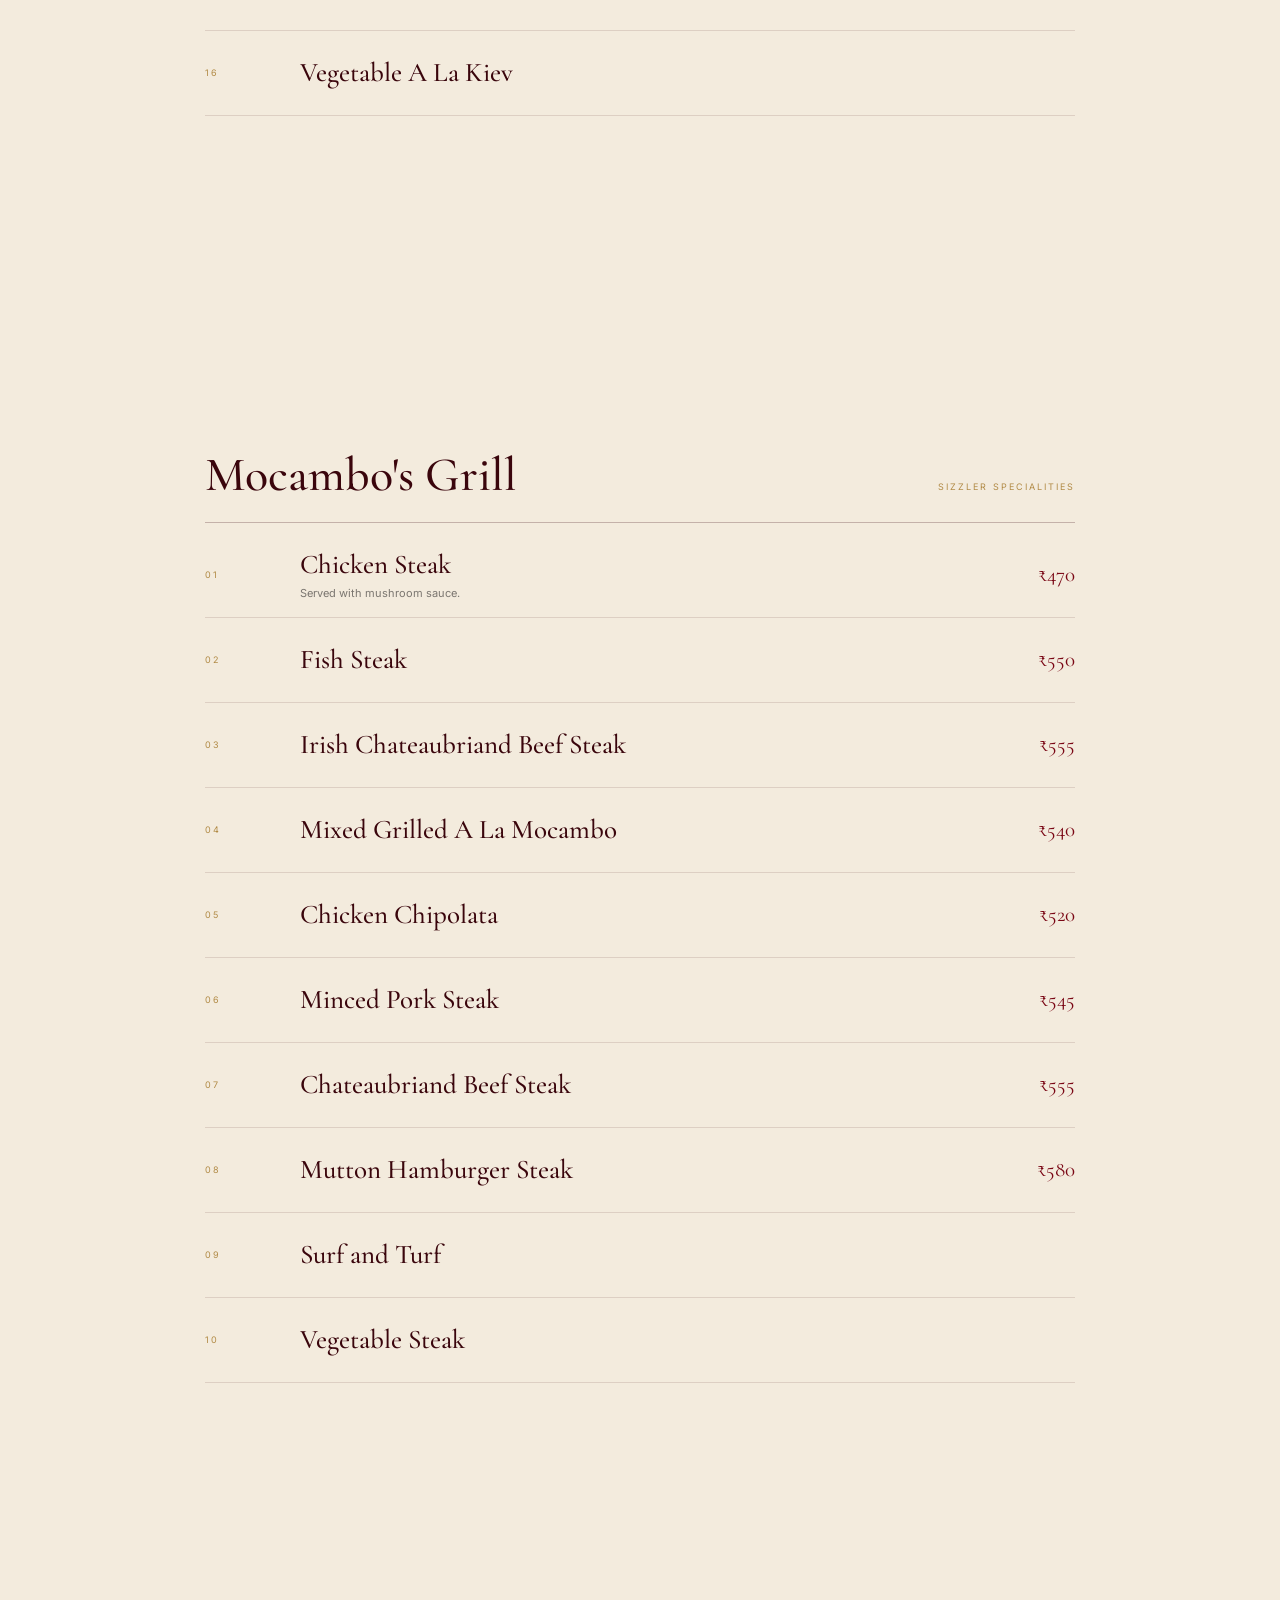
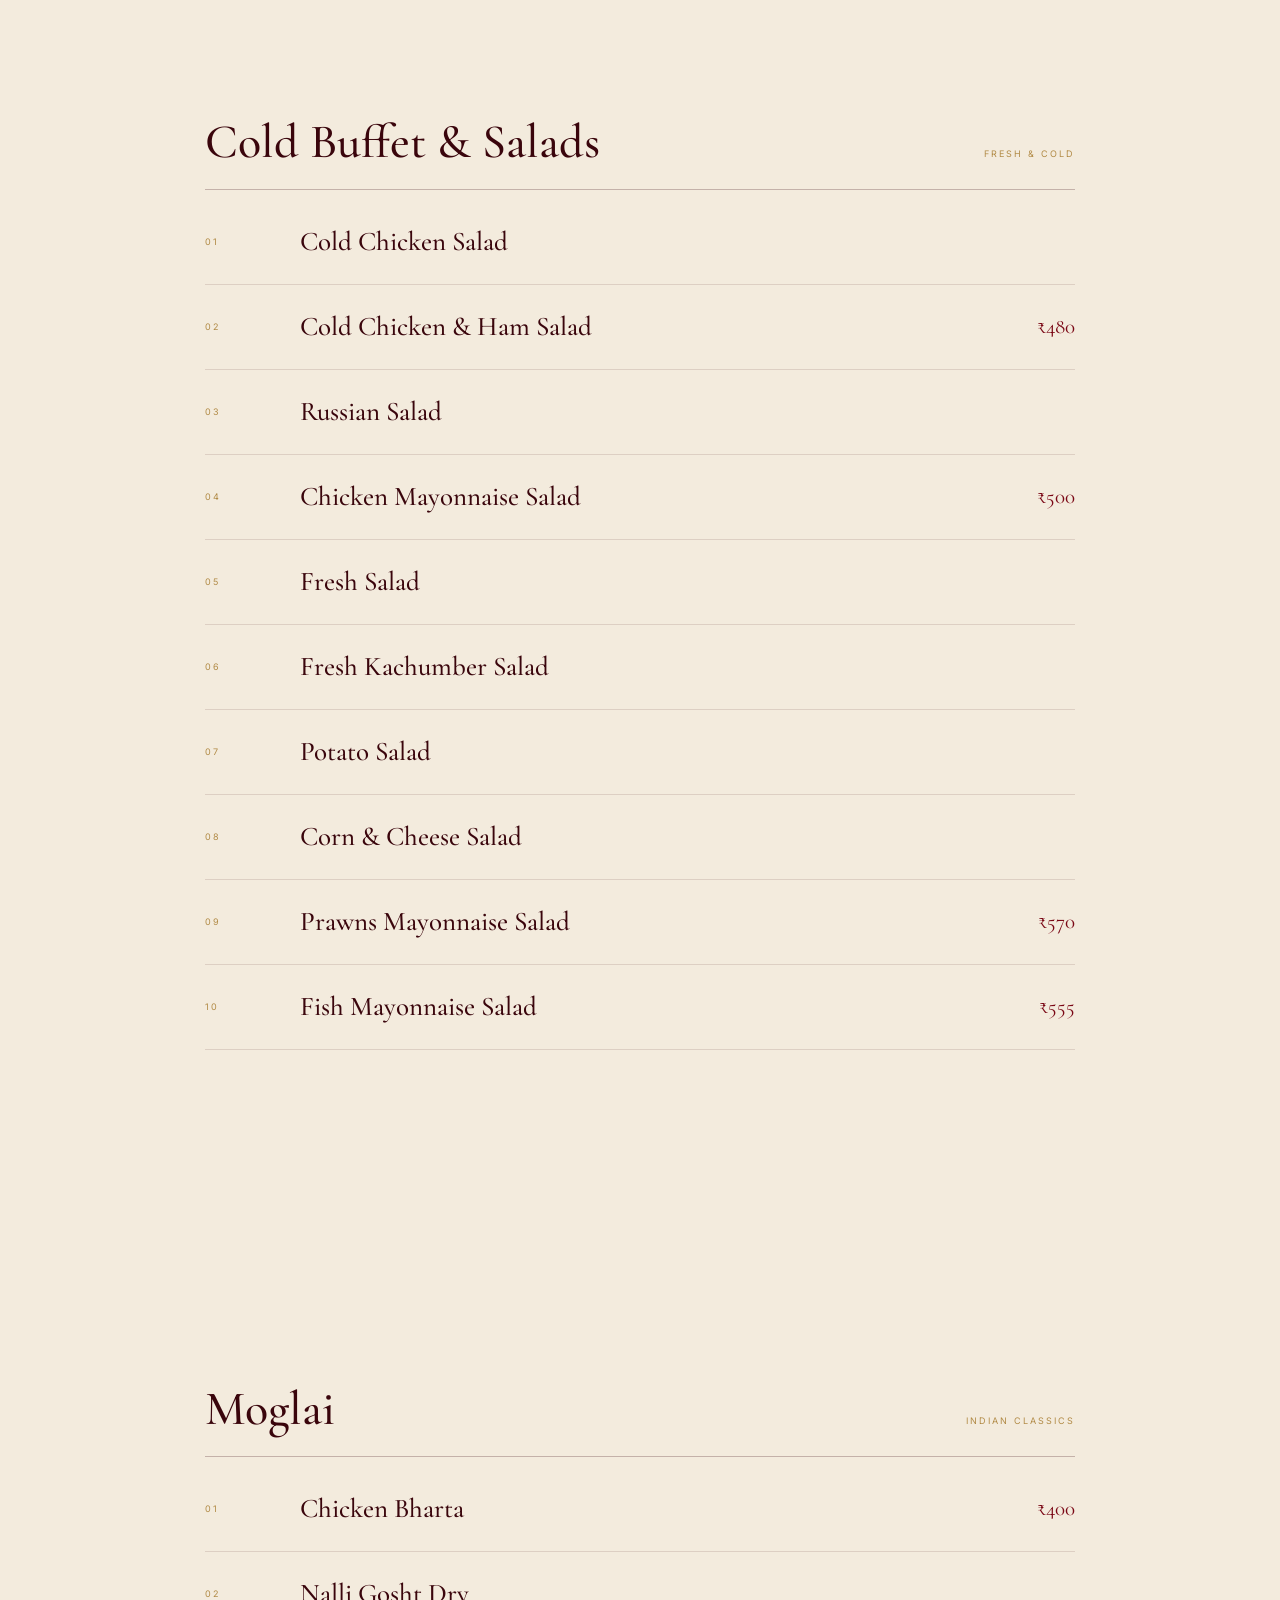
<file: menu.html>
<!DOCTYPE html>
<html lang="en">

<head>
    <meta charset="UTF-8">
    <meta name="viewport" content="width=device-width, initial-scale=1.0">

    <title>Menu | Mocambo</title>

    <link rel="stylesheet" href="style.css">

    <style>
        .full-menu-page {
            min-height: 100vh;
            padding: 140px 8vw 100px;
            background: var(--cream);
            color: var(--deep-wine);
        }

        .menu-page-header {
            max-width: 850px;
            margin-bottom: 100px;
        }

        .menu-page-header h1 {
            font-family: "Cormorant Garamond", serif;
            font-size: clamp(70px, 10vw, 140px);
            font-weight: 500;
            line-height: 0.8;
        }

        .menu-page-header h1 em {
            color: var(--wine);
            font-style: italic;
        }

        .menu-page-header p {
            max-width: 500px;
            margin-top: 35px;

            font-size: 14px;
            line-height: 1.8;

            color: rgba(58, 5, 12, 0.65);
        }

        .menu-category {
            margin-bottom: 90px;
        }

        .menu-category-header {
            display: flex;
            align-items: baseline;
            justify-content: space-between;

            padding-bottom: 18px;
            margin-bottom: 10px;

            border-bottom: 1px solid rgba(58, 5, 12, 0.25);
        }

        .menu-category-header h2 {
            font-family: "Cormorant Garamond", serif;
            font-size: 48px;
            font-weight: 500;
        }

        .menu-category-header span {
            color: var(--gold);
            font-size: 9px;
            letter-spacing: 2px;
        }

        .menu-row {
            display: grid;
            grid-template-columns: 70px 1fr auto;
            gap: 25px;

            align-items: center;

            min-height: 85px;

            border-bottom: 1px solid rgba(58, 5, 12, 0.12);
        }

        .menu-row-number {
            color: var(--gold);
            font-size: 9px;
            letter-spacing: 2px;
        }

        .menu-row h3 {
            font-family: "Cormorant Garamond", serif;
            font-size: 27px;
            font-weight: 500;
        }

        .menu-row p {
            margin-top: 4px;

            font-size: 11px;
            line-height: 1.5;

            color: rgba(23, 21, 22, 0.55);
        }

        .menu-row-price {
            font-family: "Cormorant Garamond", serif;
            font-size: 21px;
            color: var(--wine);
        }

        .menu-page-back {
            display: inline-block;

            margin-top: 20px;

            padding-bottom: 7px;

            border-bottom: 1px solid var(--wine);

            color: var(--wine);

            font-size: 10px;
            font-weight: 600;
            letter-spacing: 2px;
        }

        @media (max-width: 800px) {

            .full-menu-page {
                padding: 110px 7vw 70px;
            }

            .menu-page-header {
                margin-bottom: 70px;
            }

            .menu-category {
                margin-bottom: 65px;
            }

            .menu-category-header h2 {
                font-size: 38px;
            }

            .menu-row {
                grid-template-columns: 35px 1fr auto;
                gap: 12px;
            }

            .menu-row h3 {
                font-size: 23px;
            }

            .menu-row p {
                max-width: 220px;
            }
        }
    </style>
</head>

<body>

    <main class="full-menu-page">

    <!-- =========================
         HEADER
    ========================= -->

    <header class="menu-page-header">

        <div class="section-label">
            THE MOCAMBO TABLE
        </div>

        <h1>
            A menu<br>
            <em>worth remembering.</em>
        </h1>

        <p>
            Since 1956, Mocambo has served Kolkata with timeless
            Continental, Italian, Indian and seafood classics.
            Explore the dishes that have made the house legendary.
        </p>

    </header>


    <!-- =========================
         PARTY COMBOS
    ========================= -->

    <section class="menu-category">

        <div class="menu-category-header">
            <h2>Party Combos</h2>
            <span>FOR TWO</span>
        </div>

        <div class="menu-row">
            <span class="menu-row-number">01</span>
            <div>
                <h3>Non Veg Date Night Combo</h3>
                <p>
                    Mutton Seekh Kebab, Chicken Bharta, 2 Butter Naan,
                    Cream Caramel & Lemon Iced Tea.
                </p>
            </div>
        </div>

        <div class="menu-row">
            <span class="menu-row-number">02</span>
            <div>
                <h3>Veg Date Night Combo</h3>
                <p>
                    Paneer Tikka, Dal Makhani, Peas Pulao,
                    Cream Caramel & Lemon Iced Tea.
                </p>
            </div>
        </div>

    </section>


    <!-- =========================
         HOUSE SPECIALS
    ========================= -->

    <section class="menu-category">

        <div class="menu-category-header">
            <h2>House Specials</h2>
            <span>CHEF SPECIAL</span>
        </div>

        <div class="menu-row">
            <span class="menu-row-number">01</span>
            <div>
                <h3>Chicken Paprika</h3>
                <p>Juicy chicken simmered in a rich paprika-infused sauce.</p>
            </div>
            <span class="menu-row-price">₹495</span>
        </div>

        <div class="menu-row">
            <span class="menu-row-number">02</span>
            <div>
                <h3>Fish Florentine</h3>
                <p>Bhetki steak baked with cheese sauce and chopped spinach.</p>
            </div>
            <span class="menu-row-price">₹540</span>
        </div>

        <div class="menu-row">
            <span class="menu-row-number">03</span>
            <div>
                <h3>Pork Cutlet</h3>
                <p>Stuffed with ham and cheese, served with aioli sauce.</p>
            </div>
            <span class="menu-row-price">₹530</span>
        </div>

        <div class="menu-row">
            <span class="menu-row-number">04</span>
            <div>
                <h3>Chicken Supreme</h3>
                <p>Marinated chicken and ham cooked in sherry and baked.</p>
            </div>
            <span class="menu-row-price">₹495</span>
        </div>

    </section>


    <!-- =========================
         STARTERS
    ========================= -->

    <section class="menu-category">

        <div class="menu-category-header">
            <h2>Starters & Appetizers</h2>
            <span>COCKTAILS · HORS D'OEUVRES</span>
        </div>

        <div class="menu-row">
            <span class="menu-row-number">01</span>
            <div><h3>Deviled Crab</h3></div>
        </div>

        <div class="menu-row">
            <span class="menu-row-number">02</span>
            <div><h3>Pepper Crab Devilled</h3></div>
        </div>

        <div class="menu-row">
            <span class="menu-row-number">03</span>
            <div><h3>Chicken Meuniere</h3></div>
        </div>

        <div class="menu-row">
            <span class="menu-row-number">04</span>
            <div><h3>Almost Famous</h3><p>Fried prawns.</p></div>
        </div>

        <div class="menu-row">
            <span class="menu-row-number">05</span>
            <div><h3>Hawks Bay Prawns Cocktail</h3></div>
        </div>

        <div class="menu-row">
            <span class="menu-row-number">06</span>
            <div><h3>Greek Drunken Prawns</h3></div>
        </div>

        <div class="menu-row">
            <span class="menu-row-number">07</span>
            <div><h3>Chilli Fish</h3></div>
        </div>

        <div class="menu-row">
            <span class="menu-row-number">08</span>
            <div><h3>Chilli Chicken</h3></div>
        </div>

        <div class="menu-row">
            <span class="menu-row-number">09</span>
            <div><h3>Mushroom Garlic Prawns</h3></div>
        </div>

        <div class="menu-row">
            <span class="menu-row-number">10</span>
            <div><h3>Chicken Cocktail Sausage</h3></div>
        </div>

        <div class="menu-row">
            <span class="menu-row-number">11</span>
            <div><h3>Spinach & Cheese Pillows</h3></div>
            <span class="menu-row-price">₹345</span>
        </div>

        <div class="menu-row">
            <span class="menu-row-number">12</span>
            <div><h3>Spicy Tuna Fish Dip</h3></div>
        </div>

        <div class="menu-row">
            <span class="menu-row-number">13</span>
            <div><h3>Chilli Paneer</h3></div>
        </div>

        <div class="menu-row">
            <span class="menu-row-number">14</span>
            <div><h3>Chilli Prawns</h3></div>
        </div>

        <div class="menu-row">
            <span class="menu-row-number">15</span>
            <div><h3>Chilli Baby Corn</h3></div>
        </div>

        <div class="menu-row">
            <span class="menu-row-number">16</span>
            <div><h3>Bolognese Pillows</h3></div>
        </div>

        <div class="menu-row">
            <span class="menu-row-number">17</span>
            <div><h3>Chilli Potato</h3></div>
        </div>

        <div class="menu-row">
            <span class="menu-row-number">18</span>
            <div><h3>Chilli Cheese Poppers</h3></div>
        </div>

        <div class="menu-row">
            <span class="menu-row-number">19</span>
            <div><h3>Cecils Jazzed</h3></div>
        </div>

        <div class="menu-row">
            <span class="menu-row-number">20</span>
            <div><h3>Crab Meat Cocktail</h3></div>
        </div>

        <div class="menu-row">
            <span class="menu-row-number">21</span>
            <div><h3>Bacon & Cheese Poppers</h3></div>
        </div>

        <div class="menu-row">
            <span class="menu-row-number">22</span>
            <div><h3>Ham & Cheese Pillows</h3></div>
        </div>

        <div class="menu-row">
            <span class="menu-row-number">23</span>
            <div><h3>Chicken Golden Fry Drums</h3></div>
        </div>

    </section>


    <!-- =========================
         SOUPS
    ========================= -->

    <section class="menu-category">

        <div class="menu-category-header">
            <h2>Soups</h2>
            <span>WARM BEGINNINGS</span>
        </div>

        <div class="menu-row">
            <span class="menu-row-number">01</span>
            <div><h3>Cream of Crab Meat Soup</h3></div>
        </div>

        <div class="menu-row">
            <span class="menu-row-number">02</span>
            <div><h3>Cream of Spring Chicken Soup</h3></div>
        </div>

        <div class="menu-row">
            <span class="menu-row-number">03</span>
            <div><h3>Cream of Mushroom Soup</h3></div>
        </div>

        <div class="menu-row">
            <span class="menu-row-number">04</span>
            <div><h3>House Special Mulligatawny Soup</h3></div>
        </div>

        <div class="menu-row">
            <span class="menu-row-number">05</span>
            <div><h3>Cream of Veg Sweet Corn Soup</h3></div>
        </div>

        <div class="menu-row">
            <span class="menu-row-number">06</span>
            <div><h3>Cream of Asparagus Soup</h3></div>
        </div>

        <div class="menu-row">
            <span class="menu-row-number">07</span>
            <div><h3>Cream of Tomato Soup</h3></div>
        </div>

        <div class="menu-row">
            <span class="menu-row-number">08</span>
            <div><h3>Minestrone Italienne Soup</h3></div>
        </div>

        <div class="menu-row">
            <span class="menu-row-number">09</span>
            <div><h3>Cream of Sweet Corn Soup</h3></div>
        </div>

        <div class="menu-row">
            <span class="menu-row-number">10</span>
            <div><h3>Cream of Crab Meat Sweet Corn Soup</h3></div>
        </div>

    </section>


    <!-- =========================
         SNACKS
    ========================= -->

    <section class="menu-category">

        <div class="menu-category-header">
            <h2>Snacks & Chaat</h2>
            <span>QUICK BITES</span>
        </div>

        <div class="menu-row">
            <span class="menu-row-number">01</span>
            <div><h3>Fish Finger</h3></div>
        </div>

        <div class="menu-row">
            <span class="menu-row-number">02</span>
            <div><h3>Finger Chips</h3></div>
        </div>

    </section>


    <!-- =========================
         SEAFOOD
    ========================= -->

    <section class="menu-category">

        <div class="menu-category-header">
            <h2>Seafood</h2>
            <span>FROM THE SEA</span>
        </div>

        <div class="menu-row">
            <span class="menu-row-number">01</span>
            <div><h3>Bhetki Bell Meuniere</h3></div>
        </div>

        <div class="menu-row">
            <span class="menu-row-number">02</span>
            <div><h3>Fish A La Diana</h3></div>
        </div>

        <div class="menu-row">
            <span class="menu-row-number">03</span>
            <div><h3>Lobster Thermidor</h3></div>
        </div>

        <div class="menu-row">
            <span class="menu-row-number">04</span>
            <div><h3>Like a Neat Fish</h3></div>
        </div>

        <div class="menu-row">
            <span class="menu-row-number">05</span>
            <div>
                <h3>Fish A La Moutarde</h3>
            </div>
            <span class="menu-row-price">₹555</span>
        </div>

        <div class="menu-row">
            <span class="menu-row-number">06</span>
            <div>
                <h3>Bhetki Belle Helen</h3>
            </div>
            <span class="menu-row-price">₹580</span>
        </div>

        <div class="menu-row">
            <span class="menu-row-number">07</span>
            <div>
                <h3>Fish Wellington</h3>
            </div>
            <span class="menu-row-price">₹550</span>
        </div>

        <div class="menu-row">
            <span class="menu-row-number">08</span>
            <div><h3>Pan Grilled Deep River Bhetki</h3></div>
        </div>

        <div class="menu-row">
            <span class="menu-row-number">09</span>
            <div><h3>Prawns Thermidor</h3></div>
            <span class="menu-row-price">₹570</span>
        </div>

        <div class="menu-row">
            <span class="menu-row-number">10</span>
            <div><h3>Bhetki Filipino</h3></div>
        </div>

        <div class="menu-row">
            <span class="menu-row-number">11</span>
            <div><h3>Prawns Bell Meuniere</h3></div>
        </div>

        <div class="menu-row">
            <span class="menu-row-number">12</span>
            <div><h3>Bhetki Newburg</h3></div>
        </div>

        <div class="menu-row">
            <span class="menu-row-number">13</span>
            <div><h3>Tuna Fish Crepes</h3></div>
            <span class="menu-row-price">₹555</span>
        </div>

        <div class="menu-row">
            <span class="menu-row-number">14</span>
            <div><h3>Prawns Newburg</h3></div>
        </div>

    </section>


    <!-- =========================
         MEATS
    ========================= -->

    <section class="menu-category">

        <div class="menu-category-header">
            <h2>Meats & Poultry</h2>
            <span>CLASSIC CUTS</span>
        </div>

        <div class="menu-row">
            <span class="menu-row-number">01</span>
            <div><h3>Mutton Cutlet</h3></div>
        </div>

        <div class="menu-row">
            <span class="menu-row-number">02</span>
            <div><h3>Chicken Cutlet</h3></div>
        </div>

        <div class="menu-row">
            <span class="menu-row-number">03</span>
            <div><h3>Roasted Chicken</h3></div>
        </div>

        <div class="menu-row">
            <span class="menu-row-number">04</span>
            <div><h3>Fried Chicken</h3></div>
        </div>

    </section>


    <!-- =========================
         ITALIAN
    ========================= -->

    <section class="menu-category">

        <div class="menu-category-header">
            <h2>From Our Italian Kitchen</h2>
            <span>ITALIAN CLASSICS</span>
        </div>

        <div class="menu-row">
            <span class="menu-row-number">01</span>
            <div><h3>Chicken Tetrazzini</h3></div>
        </div>

        <div class="menu-row">
            <span class="menu-row-number">02</span>
            <div><h3>Spaghetti Bolognaise</h3></div>
        </div>

        <div class="menu-row">
            <span class="menu-row-number">03</span>
            <div><h3>Meat Lasagne</h3></div>
        </div>

        <div class="menu-row">
            <span class="menu-row-number">04</span>
            <div><h3>Spaghetti Carbonara</h3></div>
        </div>

        <div class="menu-row">
            <span class="menu-row-number">05</span>
            <div><h3>Spaghetti with Meatballs</h3></div>
        </div>

        <div class="menu-row">
            <span class="menu-row-number">06</span>
            <div><h3>Chicken Piccata</h3></div>
        </div>

        <div class="menu-row">
            <span class="menu-row-number">07</span>
            <div><h3>Chicken Parmigiana</h3></div>
        </div>

        <div class="menu-row">
            <span class="menu-row-number">08</span>
            <div><h3>Spaghetti in Tomato Sauce</h3></div>
        </div>

        <div class="menu-row">
            <span class="menu-row-number">09</span>
            <div><h3>Mushroom & Potato Lasagne</h3></div>
        </div>

        <div class="menu-row">
            <span class="menu-row-number">10</span>
            <div><h3>Vegetable Lasagne</h3></div>
        </div>

        <div class="menu-row">
            <span class="menu-row-number">11</span>
            <div><h3>Macaroni Cheese Casserole</h3></div>
        </div>

    </section>


    <!-- =========================
         RISOTTOS
    ========================= -->

    <section class="menu-category">

        <div class="menu-category-header">
            <h2>Risottos</h2>
            <span>HOUSE MADE</span>
        </div>

        <div class="menu-row">
            <span class="menu-row-number">01</span>
            <div><h3>Risotto with Chicken, Bacon, Ham & Mushroom</h3></div>
        </div>

        <div class="menu-row">
            <span class="menu-row-number">02</span>
            <div><h3>Risotto Di Scampi</h3></div>
        </div>

        <div class="menu-row">
            <span class="menu-row-number">03</span>
            <div><h3>Mixed Meat Risotto</h3></div>
        </div>

        <div class="menu-row">
            <span class="menu-row-number">04</span>
            <div><h3>Golden Corn & Cheese Risotto</h3></div>
        </div>

        <div class="menu-row">
            <span class="menu-row-number">05</span>
            <div><h3>Asparagus & Mushroom Risotto</h3></div>
        </div>

        <div class="menu-row">
            <span class="menu-row-number">06</span>
            <div><h3>Risotto Alla Parmigiana</h3></div>
        </div>

        <div class="menu-row">
            <span class="menu-row-number">07</span>
            <div><h3>Mix Vegetable Risotto</h3></div>
        </div>

        <div class="menu-row">
            <span class="menu-row-number">08</span>
            <div><h3>Risotto Alla Sbirraglia Red Sauce</h3></div>
        </div>

    </section>


    <!-- =========================
         CONTINENTAL VEGETARIAN
    ========================= -->

    <section class="menu-category">

        <div class="menu-category-header">
            <h2>Continental Vegetarian</h2>
            <span>VEGETARIAN SPECIALITIES</span>
        </div>

        <div class="menu-row">
            <span class="menu-row-number">01</span>
            <div><h3>Vegetable Au Gratin</h3></div>
        </div>

        <div class="menu-row">
            <span class="menu-row-number">02</span>
            <div><h3>Vegetable Tetrazzini</h3></div>
        </div>

        <div class="menu-row">
            <span class="menu-row-number">03</span>
            <div><h3>Vegetable Cannelloni</h3></div>
            <span class="menu-row-price">₹400</span>
        </div>

        <div class="menu-row">
            <span class="menu-row-number">04</span>
            <div><h3>Vegetable Florentine</h3></div>
        </div>

        <div class="menu-row">
            <span class="menu-row-number">05</span>
            <div><h3>Vegetable Surprise</h3></div>
        </div>

        <div class="menu-row">
            <span class="menu-row-number">06</span>
            <div><h3>Vegetable Cutlet</h3></div>
        </div>

        <div class="menu-row">
            <span class="menu-row-number">07</span>
            <div><h3>Mushroom Crepes</h3></div>
        </div>

        <div class="menu-row">
            <span class="menu-row-number">08</span>
            <div><h3>Spinach Corn & Cheese Crepes</h3></div>
        </div>

        <div class="menu-row">
            <span class="menu-row-number">09</span>
            <div><h3>Asparagus Crepes</h3></div>
        </div>

        <div class="menu-row">
            <span class="menu-row-number">10</span>
            <div><h3>Asparagus Au Gratin</h3></div>
            <span class="menu-row-price">₹455</span>
        </div>

        <div class="menu-row">
            <span class="menu-row-number">11</span>
            <div><h3>Corn Persiani</h3></div>
        </div>

        <div class="menu-row">
            <span class="menu-row-number">12</span>
            <div><h3>Corn Au Gratin</h3></div>
        </div>

        <div class="menu-row">
            <span class="menu-row-number">13</span>
            <div><h3>Baby Corn Florentine</h3></div>
        </div>

        <div class="menu-row">
            <span class="menu-row-number">14</span>
            <div><h3>Vegetable Persiani</h3></div>
        </div>

        <div class="menu-row">
            <span class="menu-row-number">15</span>
            <div><h3>Broccolli Corn Gratin</h3></div>
        </div>

        <div class="menu-row">
            <span class="menu-row-number">16</span>
            <div><h3>Vegetable A La Kiev</h3></div>
        </div>

    </section>


    <!-- =========================
         GRILL
    ========================= -->

    <section class="menu-category">

        <div class="menu-category-header">
            <h2>Mocambo's Grill</h2>
            <span>SIZZLER SPECIALITIES</span>
        </div>

        <div class="menu-row">
            <span class="menu-row-number">01</span>
            <div><h3>Chicken Steak</h3><p>Served with mushroom sauce.</p></div>
            <span class="menu-row-price">₹470</span>
        </div>

        <div class="menu-row">
            <span class="menu-row-number">02</span>
            <div><h3>Fish Steak</h3></div>
            <span class="menu-row-price">₹550</span>
        </div>

        <div class="menu-row">
            <span class="menu-row-number">03</span>
            <div><h3>Irish Chateaubriand Beef Steak</h3></div>
            <span class="menu-row-price">₹555</span>
        </div>

        <div class="menu-row">
            <span class="menu-row-number">04</span>
            <div><h3>Mixed Grilled A La Mocambo</h3></div>
            <span class="menu-row-price">₹540</span>
        </div>

        <div class="menu-row">
            <span class="menu-row-number">05</span>
            <div><h3>Chicken Chipolata</h3></div>
            <span class="menu-row-price">₹520</span>
        </div>

        <div class="menu-row">
            <span class="menu-row-number">06</span>
            <div><h3>Minced Pork Steak</h3></div>
            <span class="menu-row-price">₹545</span>
        </div>

        <div class="menu-row">
            <span class="menu-row-number">07</span>
            <div><h3>Chateaubriand Beef Steak</h3></div>
            <span class="menu-row-price">₹555</span>
        </div>

        <div class="menu-row">
            <span class="menu-row-number">08</span>
            <div><h3>Mutton Hamburger Steak</h3></div>
            <span class="menu-row-price">₹580</span>
        </div>

        <div class="menu-row">
            <span class="menu-row-number">09</span>
            <div><h3>Surf and Turf</h3></div>
        </div>

        <div class="menu-row">
            <span class="menu-row-number">10</span>
            <div><h3>Vegetable Steak</h3></div>
        </div>

    </section>


    <!-- =========================
         COLD BUFFET & SALADS
    ========================= -->

    <section class="menu-category">

        <div class="menu-category-header">
            <h2>Cold Buffet & Salads</h2>
            <span>FRESH & COLD</span>
        </div>

        <div class="menu-row">
            <span class="menu-row-number">01</span>
            <div><h3>Cold Chicken Salad</h3></div>
        </div>

        <div class="menu-row">
            <span class="menu-row-number">02</span>
            <div><h3>Cold Chicken & Ham Salad</h3></div>
            <span class="menu-row-price">₹480</span>
        </div>

        <div class="menu-row">
            <span class="menu-row-number">03</span>
            <div><h3>Russian Salad</h3></div>
        </div>

        <div class="menu-row">
            <span class="menu-row-number">04</span>
            <div><h3>Chicken Mayonnaise Salad</h3></div>
            <span class="menu-row-price">₹500</span>
        </div>

        <div class="menu-row">
            <span class="menu-row-number">05</span>
            <div><h3>Fresh Salad</h3></div>
        </div>

        <div class="menu-row">
            <span class="menu-row-number">06</span>
            <div><h3>Fresh Kachumber Salad</h3></div>
        </div>

        <div class="menu-row">
            <span class="menu-row-number">07</span>
            <div><h3>Potato Salad</h3></div>
        </div>

        <div class="menu-row">
            <span class="menu-row-number">08</span>
            <div><h3>Corn & Cheese Salad</h3></div>
        </div>

        <div class="menu-row">
            <span class="menu-row-number">09</span>
            <div><h3>Prawns Mayonnaise Salad</h3></div>
            <span class="menu-row-price">₹570</span>
        </div>

        <div class="menu-row">
            <span class="menu-row-number">10</span>
            <div><h3>Fish Mayonnaise Salad</h3></div>
            <span class="menu-row-price">₹555</span>
        </div>

    </section>


    <!-- =========================
         MOGLAI
    ========================= -->

    <section class="menu-category">

        <div class="menu-category-header">
            <h2>Moglai</h2>
            <span>INDIAN CLASSICS</span>
        </div>

        <div class="menu-row">
            <span class="menu-row-number">01</span>
            <div><h3>Chicken Bharta</h3></div>
            <span class="menu-row-price">₹400</span>
        </div>

        <div class="menu-row">
            <span class="menu-row-number">02</span>
            <div><h3>Nalli Gosht Dry</h3></div>
        </div>

        <div class="menu-row">
            <span class="menu-row-number">03</span>
            <div><h3>Chicken Butter Masala</h3></div>
            <span class="menu-row-price">₹400</span>
        </div>

        <div class="menu-row">
            <span class="menu-row-number">04</span>
            <div><h3>Chicken Kabab Masala</h3></div>
            <span class="menu-row-price">₹450</span>
        </div>

        <div class="menu-row">
            <span class="menu-row-number">05</span>
            <div><h3>Murgh Musallam</h3></div>
        </div>

        <div class="menu-row">
            <span class="menu-row-number">06</span>
            <div><h3>Keema Curry</h3></div>
            <span class="menu-row-price">₹430</span>
        </div>

        <div class="menu-row">
            <span class="menu-row-number">07</span>
            <div><h3>Malai Kofta</h3></div>
        </div>

        <div class="menu-row">
            <span class="menu-row-number">08</span>
            <div><h3>Paneer Butter Masala</h3></div>
            <span class="menu-row-price">₹365</span>
        </div>

        <div class="menu-row">
            <span class="menu-row-number">09</span>
            <div><h3>Dal Makhani</h3></div>
            <span class="menu-row-price">₹320</span>
        </div>

        <div class="menu-row">
            <span class="menu-row-number">10</span>
            <div><h3>Prawns Malai Curry</h3></div>
            <span class="menu-row-price">₹520</span>
        </div>

        <div class="menu-row">
            <span class="menu-row-number">11</span>
            <div><h3>Chicken Reshmi Butter Masala</h3></div>
            <span class="menu-row-price">₹450</span>
        </div>

        <div class="menu-row">
            <span class="menu-row-number">12</span>
            <div><h3>Fish Masala</h3></div>
            <span class="menu-row-price">₹520</span>
        </div>

        <div class="menu-row">
            <span class="menu-row-number">13</span>
            <div><h3>Matar Paneer</h3></div>
        </div>

        <div class="menu-row">
            <span class="menu-row-number">14</span>
            <div><h3>Saag Paneer</h3></div>
            <span class="menu-row-price">₹350</span>
        </div>

        <div class="menu-row">
            <span class="menu-row-number">15</span>
            <div><h3>Chana Masala</h3></div>
        </div>

        <div class="menu-row">
            <span class="menu-row-number">16</span>
            <div><h3>Vegetable Korma</h3></div>
        </div>

        <div class="menu-row">
            <span class="menu-row-number">17</span>
            <div><h3>Vegetable Begum Bahar</h3></div>
        </div>

        <div class="menu-row">
            <span class="menu-row-number">18</span>
            <div><h3>Aloo Matar</h3></div>
        </div>

        <div class="menu-row">
            <span class="menu-row-number">19</span>
            <div><h3>Aaj Ki Special Sabzi</h3></div>
        </div>

        <div class="menu-row">
            <span class="menu-row-number">20</span>
            <div><h3>Egg Curry</h3></div>
            <span class="menu-row-price">₹325</span>
        </div>

        <div class="menu-row">
            <span class="menu-row-number">21</span>
            <div><h3>Kadhai Murgh</h3></div>
            <span class="menu-row-price">₹405</span>
        </div>

        <div class="menu-row">
            <span class="menu-row-number">22</span>
            <div><h3>Chicken Do Pyaza</h3></div>
            <span class="menu-row-price">₹380</span>
        </div>

        <div class="menu-row">
            <span class="menu-row-number">23</span>
            <div><h3>Chicken Saag</h3></div>
        </div>

        <div class="menu-row">
            <span class="menu-row-number">24</span>
            <div><h3>Chicken Curry</h3></div>
        </div>

        <div class="menu-row">
            <span class="menu-row-number">25</span>
            <div><h3>Prawns Butter Masala</h3></div>
            <span class="menu-row-price">₹525</span>
        </div>

    </section>


    <!-- =========================
         MAY WE SUGGEST
    ========================= -->

    <section class="menu-category">

        <div class="menu-category-header">
            <h2>May We Suggest</h2>
            <span>HOUSE RECOMMENDATION</span>
        </div>

        <div class="menu-row">
            <span class="menu-row-number">01</span>
            <div>
                <h3>Stuffed Tandoori Chicken</h3>
                <p>
                    Tandoori chicken stuffed with vegetables
                    and baked in creamy tomato gravy.
                </p>
            </div>
            <span class="menu-row-price">₹675</span>
        </div>

    </section>


    <!-- =========================
         TANDOOR
    ========================= -->

    <section class="menu-category">

        <div class="menu-category-header">
            <h2>Tandoor</h2>
            <span>FROM THE CLAY OVEN</span>
        </div>

        <div class="menu-row">
            <span class="menu-row-number">01</span>
            <div><h3>Chicken Reshmi Kabab</h3></div>
        </div>

        <div class="menu-row">
            <span class="menu-row-number">02</span>
            <div><h3>Tandoori Fish</h3></div>
        </div>

        <div class="menu-row">
            <span class="menu-row-number">03</span>
            <div><h3>Tandoori Chicken</h3></div>
        </div>

        <div class="menu-row">
            <span class="menu-row-number">04</span>
            <div><h3>Chicken Tikka Kabab</h3></div>
        </div>

        <div class="menu-row">
            <span class="menu-row-number">05</span>
            <div><h3>Tandoori Prawns</h3></div>
        </div>

        <div class="menu-row">
            <span class="menu-row-number">06</span>
            <div><h3>Paneer Tikka</h3></div>
        </div>

        <div class="menu-row">
            <span class="menu-row-number">07</span>
            <div><h3>Vegetable Seekh Kabab</h3></div>
        </div>

        <div class="menu-row">
            <span class="menu-row-number">08</span>
            <div><h3>Kabuli Naan</h3></div>
        </div>

        <div class="menu-row">
            <span class="menu-row-number">09</span>
            <div><h3>Garlic Naan</h3></div>
        </div>

        <div class="menu-row">
            <span class="menu-row-number">10</span>
            <div><h3>Plain Naan</h3></div>
        </div>

        <div class="menu-row">
            <span class="menu-row-number">11</span>
            <div><h3>Butter Naan</h3></div>
        </div>

        <div class="menu-row">
            <span class="menu-row-number">12</span>
            <div><h3>Paratha</h3></div>
        </div>

        <div class="menu-row">
            <span class="menu-row-number">13</span>
            <div><h3>Tandoori Roti</h3></div>
        </div>

        <div class="menu-row">
            <span class="menu-row-number">14</span>
            <div><h3>Tandoori Masala Kulcha</h3></div>
        </div>

        <div class="menu-row">
            <span class="menu-row-number">15</span>
            <div><h3>Mutton Seekh Kabab</h3></div>
        </div>

        <div class="menu-row">
            <span class="menu-row-number">16</span>
            <div><h3>Cheese Kulcha</h3></div>
        </div>

        <div class="menu-row">
            <span class="menu-row-number">17</span>
            <div><h3>Masala Tandoori Kulcha</h3></div>
        </div>

        <div class="menu-row">
            <span class="menu-row-number">18</span>
            <div><h3>Papad</h3></div>
        </div>

        <div class="menu-row">
            <span class="menu-row-number">19</span>
            <div><h3>Masala Papad</h3></div>
        </div>

        <div class="menu-row">
            <span class="menu-row-number">20</span>
            <div><h3>Tandoori Mixed Grilled</h3></div>
            <span class="menu-row-price">₹540</span>
        </div>

    </section>


    <!-- =========================
         PULAO
    ========================= -->

    <section class="menu-category">

        <div class="menu-category-header">
            <h2>Pulao & Rice</h2>
            <span>THE CLASSICS</span>
        </div>

        <div class="menu-row">
            <span class="menu-row-number">01</span>
            <div><h3>Fish Biryani</h3></div>
            <span class="menu-row-price">₹485</span>
        </div>

        <div class="menu-row">
            <span class="menu-row-number">02</span>
            <div><h3>Chicken Biryani</h3></div>
        </div>

        <div class="menu-row">
            <span class="menu-row-number">03</span>
            <div><h3>Mutton Biryani</h3></div>
            <span class="menu-row-price">₹380</span>
        </div>

        <div class="menu-row">
            <span class="menu-row-number">04</span>
            <div><h3>Mixed Fried Rice</h3></div>
        </div>

        <div class="menu-row">
            <span class="menu-row-number">05</span>
            <div><h3>Chicken Fried Rice</h3></div>
        </div>

        <div class="menu-row">
            <span class="menu-row-number">06</span>
            <div><h3>Prawns Fried Rice</h3></div>
        </div>

        <div class="menu-row">
            <span class="menu-row-number">07</span>
            <div><h3>Peas Pulao</h3></div>
        </div>

        <div class="menu-row">
            <span class="menu-row-number">08</span>
            <div><h3>Plain Pulao</h3></div>
        </div>

        <div class="menu-row">
            <span class="menu-row-number">09</span>
            <div>
                <h3>Vegetable Fried Rice</h3>
            </div>
            <span class="menu-row-price">₹300</span>
        </div>

    </section>


    <!-- =========================
         RAITA
    ========================= -->

    <section class="menu-category">

        <div class="menu-category-header">
            <h2>Raita</h2>
            <span>TO ACCOMPANY</span>
        </div>

        <div class="menu-row">
            <span class="menu-row-number">01</span>
            <div><h3>Pineapple Raita</h3></div>
        </div>

        <div class="menu-row">
            <span class="menu-row-number">02</span>
            <div><h3>Aloo Raita</h3></div>
        </div>

        <div class="menu-row">
            <span class="menu-row-number">03</span>
            <div><h3>Kheera Raita</h3></div>
        </div>

        <div class="menu-row">
            <span class="menu-row-number">04</span>
            <div><h3>Onion Raita</h3></div>
        </div>

    </section>


    <!-- =========================
         DESSERTS
    ========================= -->

    <section class="menu-category">

        <div class="menu-category-header">
            <h2>The Proof of the Pudding</h2>
            <span>SWEET ENDINGS</span>
        </div>

        <div class="menu-row">
            <span class="menu-row-number">01</span>
            <div><h3>Cream Caramel</h3></div>
        </div>

        <div class="menu-row">
            <span class="menu-row-number">02</span>
            <div><h3>Fruit Salad & Cream</h3></div>
        </div>

        <div class="menu-row">
            <span class="menu-row-number">03</span>
            <div><h3>Cherries & Cream</h3></div>
        </div>

    </section>


    <!-- =========================
         DRINKS
    ========================= -->

    <section class="menu-category">

        <div class="menu-category-header">
            <h2>Drinks</h2>
            <span>REFRESHMENTS</span>
        </div>

        <div class="menu-row">
            <span class="menu-row-number">01</span>
            <div><h3>Virgin Mojito</h3></div>
        </div>

        <div class="menu-row">
            <span class="menu-row-number">02</span>
            <div><h3>Virgin Mary</h3></div>
        </div>

        <div class="menu-row">
            <span class="menu-row-number">03</span>
            <div><h3>Cold Coffee</h3></div>
        </div>

        <div class="menu-row">
            <span class="menu-row-number">04</span>
            <div><h3>Pineapple Blossom</h3></div>
        </div>

        <div class="menu-row">
            <span class="menu-row-number">05</span>
            <div><h3>Orange Blossom</h3></div>
        </div>

        <div class="menu-row">
            <span class="menu-row-number">06</span>
            <div><h3>Strawberry Blossom</h3></div>
        </div>

        <div class="menu-row">
            <span class="menu-row-number">07</span>
            <div><h3>Strawberry Crush</h3></div>
        </div>

        <div class="menu-row">
            <span class="menu-row-number">08</span>
            <div><h3>Lemon Iced Tea</h3></div>
        </div>

        <div class="menu-row">
            <span class="menu-row-number">09</span>
            <div><h3>Lassi</h3></div>
        </div>

        <div class="menu-row">
            <span class="menu-row-number">10</span>
            <div><h3>Fresh Lime Water</h3></div>
        </div>

    </section>


    <!-- =========================
         MILKSHAKES
    ========================= -->

    <section class="menu-category">

        <div class="menu-category-header">
            <h2>Milkshakes</h2>
            <span>THICK · COLD · CLASSIC</span>
        </div>

        <div class="menu-row">
            <span class="menu-row-number">01</span>
            <div><h3>Vanilla Milkshake</h3></div>
        </div>

        <div class="menu-row">
            <span class="menu-row-number">02</span>
            <div><h3>Strawberry Milkshake</h3></div>
        </div>

        <div class="menu-row">
            <span class="menu-row-number">03</span>
            <div><h3>Chocolate Milkshake</h3></div>
        </div>

    </section>


    <!-- =========================
         BACK
    ========================= -->

    <a href="index.html#menu" class="menu-page-back">
        ← BACK TO MOCAMBO
    </a>

</main>
</body>

</html>
</file>
<file: style.css>
@import url('https://fonts.googleapis.com/css2?family=Cormorant+Garamond:wght@400;500;600;700&family=Inter:wght@300;400;500;600&display=swap');

:root {
    --wine: #7A0715;
    --deep-wine: #3A050C;
    --cream: #F3EBDD;
    --soft-cream: #E6D7BE;
    --gold: #B18A45;
    --charcoal: #171516;
    --white: #ffffff;
}

* {
    margin: 0;
    padding: 0;
    box-sizing: border-box;
}

html {
    scroll-behavior: smooth;
}

body {
    background: var(--cream);
    color: var(--charcoal);
    font-family: "Inter", sans-serif;
}

a {
    color: inherit;
    text-decoration: none;
}


/* =========================
   NAVBAR
========================= */

.navbar {
    position: absolute;
    top: 0;
    left: 0;
    width: 100%;
    height: 90px;

    padding: 0 6vw;

    display: flex;
    align-items: center;
    justify-content: space-between;

    z-index: 10;

    color: var(--white);
    border-bottom: 1px solid rgba(255, 255, 255, 0.18);
}

.logo {
    font-family: "Cormorant Garamond", serif;
    font-size: 42px;
    font-weight: 600;
    font-style: italic;
    color: var(--white);
}

.navbar nav {
    display: flex;
    gap: 38px;
}

.navbar nav a {
    font-size: 11px;
    text-transform: uppercase;
    letter-spacing: 2px;

    transition: color 0.3s ease;
}

.navbar nav a:hover {
    color: var(--soft-cream);
}

.reserve-btn {
    padding: 13px 22px;

    border: 1px solid var(--soft-cream);

    font-size: 10px;
    text-transform: uppercase;
    letter-spacing: 1.8px;

    transition: all 0.3s ease;
}

.reserve-btn:hover {
    background: var(--cream);
    color: var(--deep-wine);
}

/* =========================
   NAVBAR POLISH
========================= */

.navbar {
    transition:
        background 0.4s ease,
        backdrop-filter 0.4s ease,
        height 0.4s ease;
}

.navbar.scrolled {
    position: fixed;
    height: 72px;

    background: rgba(58, 5, 12, 0.94);
    backdrop-filter: blur(12px);

    border-bottom: 1px solid rgba(243, 235, 221, 0.15);
}

.navbar nav a {
    position: relative;
}

.navbar nav a::after {
    content: "";

    position: absolute;
    left: 0;
    bottom: -7px;

    width: 0;
    height: 1px;

    background: var(--soft-cream);

    transition: width 0.3s ease;
}

.navbar nav a:hover::after {
    width: 100%;
}


/* =========================
   HERO
========================= */

.hero {
    position: relative;

    min-height: 100vh;

    display: flex;
    align-items: center;

    padding: 150px 8vw 80px;

    color: var(--white);

    background:
        linear-gradient(
            90deg,
            rgba(23, 21, 22, 0.92) 0%,
            rgba(58, 5, 12, 0.72) 45%,
            rgba(23, 21, 22, 0.35) 100%
        ),
        url("assets/images/hero.jpg");

    background-size: cover;
    background-position: center;
}

.hero-overlay {
    position: absolute;
    inset: 0;

    background:
        radial-gradient(
            circle at 75% 50%,
            transparent 0%,
            rgba(0, 0, 0, 0.35) 100%
        );

    pointer-events: none;
}

.hero-content {
    position: relative;
    z-index: 2;

    max-width: 720px;
}

.eyebrow {
    margin-bottom: 22px;

    color: var(--soft-cream);

    font-size: 11px;
    font-weight: 500;

    letter-spacing: 4px;
    text-transform: uppercase;
}

.hero h1 {
    font-family: "Cormorant Garamond", serif;

    font-size: clamp(70px, 9vw, 130px);
    font-weight: 500;

    line-height: 0.82;
    letter-spacing: -3px;

    margin-bottom: 35px;
}

.hero h1 span {
    color: var(--soft-cream);
    font-style: italic;
}

.hero-text {
    max-width: 470px;

    color: rgba(255, 255, 255, 0.78);

    font-size: 14px;
    line-height: 1.8;
    font-weight: 300;

    margin-bottom: 38px;
}

.hero-buttons {
    display: flex;
    align-items: center;
    gap: 16px;
}

.primary-btn,
.secondary-btn {
    display: inline-block;

    padding: 15px 25px;

    font-size: 10px;
    text-transform: uppercase;
    letter-spacing: 2px;

    transition: all 0.3s ease;
}

.primary-btn {
    background: var(--wine);
    color: var(--white);
}

.primary-btn:hover {
    background: var(--cream);
    color: var(--deep-wine);
}

.secondary-btn {
    border: 1px solid rgba(255, 255, 255, 0.5);
    color: var(--white);
}

.secondary-btn:hover {
    background: var(--white);
    color: var(--deep-wine);
}


/* =========================
   SCROLL INDICATOR
========================= */

.scroll-indicator {
    position: absolute;
    bottom: 35px;
    right: 7vw;

    display: flex;
    align-items: center;
    gap: 12px;

    color: rgba(255, 255, 255, 0.65);

    font-size: 9px;
    letter-spacing: 2px;
}

.scroll-indicator span {
    color: var(--soft-cream);
    font-size: 18px;
}


/* =========================
   COMMON SECTION
========================= */

section:not(.hero) {
    min-height: 70vh;
    padding: 120px 8vw;
}

.section-label {
    margin-bottom: 30px;

    color: var(--wine);

    font-size: 10px;
    font-weight: 600;

    letter-spacing: 3px;
    text-transform: uppercase;
}


/* =========================
   STORY / THE HOUSE
========================= */

.story {
    min-height: 100vh;
    padding: 130px 8vw;

    display: grid;
    grid-template-columns: 0.9fr 1.1fr;
    gap: 8vw;

    background: var(--cream);
}

.story-left {
    display: flex;
    flex-direction: column;
    justify-content: center;
}

.story-left h2 {
    max-width: 600px;

    font-family: "Cormorant Garamond", serif;
    font-size: clamp(55px, 6vw, 90px);
    font-weight: 500;
    line-height: 0.92;
}

.story-left h2 em {
    display: block;

    margin-top: 10px;

    color: var(--wine);
    font-style: italic;
}

.story-right {
    display: flex;
    flex-direction: column;
    justify-content: center;
}

.story-image {
    width: 100%;
    height: 430px;

    overflow: hidden;

    background: var(--deep-wine);
}

.story-image img {
    width: 100%;
    height: 100%;

    object-fit: cover;

    filter: saturate(0.75) contrast(1.05);

    transition: transform 0.7s ease;
}

.story-image:hover img {
    transform: scale(1.04);
}

.story-copy {
    display: grid;
    grid-template-columns: 0.7fr 1.3fr;

    gap: 40px;

    padding-top: 25px;
}

.story-year {
    color: var(--wine);

    font-size: 9px;
    font-weight: 600;

    letter-spacing: 2px;
}

.story-copy > p:not(.story-year) {
    font-size: 14px;
    line-height: 1.9;
    color: rgba(23, 21, 22, 0.75);
}

.text-link {
    grid-column: 2;

    width: fit-content;

    margin-top: 5px;

    color: var(--wine);

    font-size: 10px;
    font-weight: 600;

    letter-spacing: 2px;

    border-bottom: 1px solid var(--wine);

    padding-bottom: 5px;
}


/* MOBILE */

@media (max-width: 800px) {

    .story {
        grid-template-columns: 1fr;
        gap: 50px;
    }

    .story-image {
        height: 350px;
    }

    .story-copy {
        grid-template-columns: 1fr;
    }

    .text-link {
        grid-column: 1;
    }
}


/* =========================
   MENU / THE TABLE
========================= */

.menu {
    min-height: 100vh;
    padding: 140px 8vw;

    background: var(--soft-cream);
    color: var(--deep-wine);
}

.menu-intro {
    max-width: 750px;
    margin-bottom: 80px;
}

.menu-intro h2 {
    font-family: "Cormorant Garamond", serif;
    font-size: clamp(65px, 8vw, 115px);
    font-weight: 500;
    line-height: 0.82;
}

.menu-intro h2 em {
    color: var(--wine);
    font-style: italic;
}

.menu-description {
    max-width: 430px;
    margin-top: 35px;

    font-size: 14px;
    line-height: 1.8;

    color: rgba(58, 5, 12, 0.65);
}


/* FEATURED DISH */

.featured-dish {
    display: grid;
    grid-template-columns: 1.15fr 0.85fr;

    min-height: 550px;

    background: var(--cream);
}

.dish-image {
    overflow: hidden;
}

.dish-image img {
    width: 100%;
    height: 100%;

    object-fit: cover;

    transition: transform 0.8s ease;
}

.featured-dish:hover .dish-image img {
    transform: scale(1.04);
}

.dish-details {
    padding: 70px;

    display: flex;
    flex-direction: column;
    justify-content: center;
}

.dish-category {
    color: var(--gold);

    font-size: 9px;
    font-weight: 600;

    letter-spacing: 3px;
}

.dish-details h3 {
    margin-top: 25px;

    font-family: "Cormorant Garamond", serif;
    font-size: clamp(50px, 5vw, 75px);
    font-weight: 500;

    line-height: 0.9;
}

.dish-description {
    max-width: 360px;
    margin-top: 30px;

    font-size: 13px;
    line-height: 1.8;

    color: rgba(23, 21, 22, 0.7);
}

.dish-bottom {
    display: flex;
    align-items: center;
    justify-content: space-between;

    margin-top: 50px;

    border-top: 1px solid rgba(58, 5, 12, 0.2);

    padding-top: 25px;
}

.dish-price {
    font-family: "Cormorant Garamond", serif;
    font-size: 30px;
    color: var(--wine);
}


/* CLASSICS */

.menu-classics {
    border-bottom: 1px solid rgba(58, 5, 12, 0.25);
}

.classic-item {
    min-height: 105px;

    display: grid;
    grid-template-columns: 70px 1fr auto;
    align-items: center;

    border-bottom: 1px solid rgba(58, 5, 12, 0.2);

    transition: padding 0.3s ease;
}

.classic-item:hover {
    padding-left: 18px;
}

.classic-item span {
    color: var(--gold);

    font-size: 10px;
    letter-spacing: 2px;
}

.classic-item h4 {
    font-family: "Cormorant Garamond", serif;
    font-size: 32px;
    font-weight: 500;
}

.classic-item strong {
    font-family: "Cormorant Garamond", serif;
    font-size: 22px;
    font-weight: 500;
    color: var(--wine);
}


/* FULL MENU BUTTON */

.full-menu-btn {
    display: inline-flex;
    align-items: center;
    gap: 18px;

    margin-top: 50px;

    padding-bottom: 8px;

    border-bottom: 1px solid var(--wine);

    color: var(--wine);

    font-size: 10px;
    font-weight: 600;

    letter-spacing: 2px;
}

.full-menu-btn span {
    font-size: 16px;
}


/* MOBILE */

@media (max-width: 800px) {

    .menu {
        padding: 90px 7vw;
    }

    .featured-dish {
        grid-template-columns: 1fr;
    }

    .dish-image {
        height: 350px;
    }

    .dish-details {
        padding: 45px 30px;
    }

    .classic-item {
        grid-template-columns: 35px 1fr auto;
        gap: 15px;
    }

    .classic-item h4 {
        font-size: 25px;
    }
}


/* =========================
   AFTER DARK
========================= */

.after-dark {
    min-height: 100vh;

    padding: 0 !important;

    display: grid;
    grid-template-columns: 1.1fr 0.9fr;

    background: var(--charcoal);
    color: var(--cream);
}

.after-dark-image {
    min-height: 100vh;
    overflow: hidden;
}

.after-dark-image img {
    width: 100%;
    height: 100%;

    object-fit: cover;

    filter: saturate(0.7) contrast(1.1);

    transition: transform 1s ease;
}

.after-dark-image:hover img {
    transform: scale(1.04);
}

.after-dark-content {
    padding: 100px 8vw 100px 6vw;

    display: flex;
    flex-direction: column;
    justify-content: center;
}

.after-dark .section-label {
    color: var(--gold);
}

.after-dark-content h2 {
    font-family: "Cormorant Garamond", serif;

    font-size: clamp(60px, 7vw, 105px);
    font-weight: 500;

    line-height: 0.85;
}

.after-dark-content h2 em {
    color: var(--soft-cream);
    font-style: italic;
}

.after-dark-text {
    max-width: 390px;

    margin-top: 40px;

    color: rgba(243, 235, 221, 0.68);

    font-size: 14px;
    line-height: 1.9;
}

.dark-link {
    width: fit-content;

    margin-top: 45px;
    padding-bottom: 7px;

    border-bottom: 1px solid var(--gold);

    color: var(--soft-cream);

    font-size: 10px;
    font-weight: 600;

    letter-spacing: 2px;
}

.dark-link:hover {
    color: var(--gold);
}


/* MOBILE */

@media (max-width: 800px) {

    .after-dark {
        grid-template-columns: 1fr;
    }

    .after-dark-image {
        min-height: 55vh;
    }

    .after-dark-content {
        min-height: 60vh;

        padding: 80px 7vw;
    }
}


/* =========================
   GALLERY
========================= */

/* =========================
   GALLERY
========================= */

.gallery {
    min-height: 100vh;
    padding: 130px 8vw;

    background: var(--cream);
    color: var(--deep-wine);
}

.gallery-heading {
    display: flex;
    align-items: flex-end;
    justify-content: space-between;

    margin-bottom: 70px;
}

.gallery-heading h2 {
    font-family: "Cormorant Garamond", serif;

    font-size: clamp(60px, 7vw, 105px);
    font-weight: 500;

    line-height: 0.82;

    text-align: right;
}

.gallery-heading h2 em {
    color: var(--wine);
    font-style: italic;
}


/* IMAGE GRID */

.gallery-grid {
    display: grid;

    grid-template-columns: 1.35fr 0.8fr 0.9fr;
    grid-template-rows: 300px 300px;

    gap: 14px;
}

.gallery-item {
    overflow: hidden;
    background: var(--deep-wine);
}

.gallery-item img {
    width: 100%;
    height: 100%;

    object-fit: cover;

    filter: saturate(0.82);

    transition:
        transform 0.8s ease,
        filter 0.8s ease;
}

.gallery-item:hover img {
    transform: scale(1.05);
    filter: saturate(1);
}


/* GRID POSITIONS */

.gallery-large {
    grid-column: 1;
    grid-row: 1 / 3;
}

.gallery-small {
    grid-column: 2;
    grid-row: 1;
}

.gallery-tall {
    grid-column: 3;
    grid-row: 1 / 3;
}

.gallery-wide {
    grid-column: 2;
    grid-row: 2;
}


/* BOTTOM */

.gallery-bottom {
    display: flex;
    justify-content: space-between;
    align-items: flex-end;

    margin-top: 25px;

    color: rgba(58, 5, 12, 0.6);

    font-size: 10px;
    line-height: 1.7;
    letter-spacing: 1px;
    text-transform: uppercase;
}

.gallery-bottom span {
    color: var(--gold);
}


/* MOBILE */

@media (max-width: 800px) {

    .gallery {
        padding: 90px 7vw;
    }

    .gallery-heading {
        display: block;
    }

    .gallery-heading h2 {
        margin-top: 30px;
        text-align: left;
    }

    .gallery-grid {
        grid-template-columns: 1fr 1fr;
        grid-template-rows: 250px 200px 250px;
    }

    .gallery-large {
        grid-column: 1 / 3;
        grid-row: 1;
    }

    .gallery-small {
        grid-column: 1;
        grid-row: 2;
    }

    .gallery-tall {
        grid-column: 2;
        grid-row: 2 / 4;
    }

    .gallery-wide {
        grid-column: 1;
        grid-row: 3;
    }
}


/* =========================
   RESERVATION
========================= */

.reservation {
    min-height: 80vh;

    padding: 120px 8vw !important;

    position: relative;

    display: flex;
    flex-direction: column;
    justify-content: center;

    background: var(--wine);
    color: var(--cream);
}

.reservation .section-label {
    color: var(--soft-cream);
}

.reservation-content {
    max-width: 850px;
}

.reservation-content h2 {
    font-family: "Cormorant Garamond", serif;

    font-size: clamp(70px, 9vw, 130px);
    font-weight: 500;

    line-height: 0.82;
}

.reservation-content h2 em {
    color: var(--soft-cream);
    font-style: italic;
}

.reservation-content p {
    max-width: 400px;

    margin-top: 35px;

    color: rgba(243, 235, 221, 0.7);

    font-size: 14px;
    line-height: 1.8;
}

.reservation-btn {
    display: inline-flex;
    align-items: center;
    gap: 25px;

    margin-top: 45px;

    padding: 17px 25px;

    background: var(--cream);
    color: var(--deep-wine);

    font-size: 10px;
    font-weight: 600;

    letter-spacing: 2px;

    transition: all 0.3s ease;
}

.reservation-btn span {
    font-size: 16px;
}

.reservation-btn:hover {
    background: var(--deep-wine);
    color: var(--cream);
}

.reservation-meta {
    position: absolute;

    bottom: 35px;
    left: 8vw;
    right: 8vw;

    display: flex;
    justify-content: space-between;

    padding-top: 18px;

    border-top: 1px solid rgba(243, 235, 221, 0.25);

    color: rgba(243, 235, 221, 0.55);

    font-size: 9px;
    letter-spacing: 2px;
}


/* MOBILE */

@media (max-width: 800px) {

    .reservation {
        min-height: 75vh;
        padding: 90px 7vw !important;
    }

    .reservation-meta {
        left: 7vw;
        right: 7vw;

        gap: 20px;

        flex-direction: column;
    }
}


/* =========================
   CONTACT / VISIT
========================= */

.contact {
    min-height: 75vh;
    padding: 120px 8vw;

    background: var(--cream);
    color: var(--deep-wine);
}

.contact-heading {
    max-width: 900px;
    margin-bottom: 80px;
}

.contact-heading h2 {
    font-family: "Cormorant Garamond", serif;
    font-size: clamp(60px, 8vw, 110px);
    font-weight: 500;
    line-height: 0.85;
}

.contact-heading h2 em {
    color: var(--wine);
    font-style: italic;
}

.contact-grid {
    display: grid;
    grid-template-columns: repeat(4, 1fr);
    gap: 40px;

    border-top: 1px solid rgba(58, 5, 12, 0.2);
    padding-top: 35px;
}

.contact-item {
    display: flex;
    flex-direction: column;
    min-height: 190px;
}

.contact-item span {
    margin-bottom: 20px;

    color: var(--gold);

    font-size: 9px;
    font-weight: 600;
    letter-spacing: 2px;
}

.contact-item p {
    color: rgba(23, 21, 22, 0.72);

    font-size: 13px;
    line-height: 1.8;
}

.contact-item .text-link {
    margin-top: auto;
    grid-column: auto;
}


/* MOBILE */

@media (max-width: 800px) {

    .contact {
        padding: 90px 7vw;
    }

    .contact-heading {
        margin-bottom: 55px;
    }

    .contact-grid {
        grid-template-columns: 1fr;
        gap: 0;
    }

    .contact-item {
        min-height: auto;

        padding: 30px 0;

        border-bottom: 1px solid rgba(58, 5, 12, 0.18);
    }

    .contact-item:first-child {
        padding-top: 0;
    }

    .contact-item .text-link {
        margin-top: 22px;
    }
}


/* =========================
   FOOTER
========================= */

.footer {
    padding: 90px 8vw 30px;

    background: var(--charcoal);
    color: var(--cream);
}

.footer-main {
    min-height: 300px;

    display: flex;
    justify-content: space-between;

    padding-bottom: 80px;
}

.footer-logo {
    font-family: "Cormorant Garamond", serif;

    font-size: clamp(65px, 8vw, 110px);
    font-style: italic;
    font-weight: 500;

    line-height: 0.8;
}

.footer-brand p {
    margin-top: 30px;

    color: rgba(243, 235, 221, 0.55);

    font-size: 12px;
    line-height: 1.8;
}

.footer-links {
    display: flex;
    gap: 90px;
}

.footer-links div {
    display: flex;
    flex-direction: column;
    gap: 12px;
}

.footer-links span {
    margin-bottom: 12px;

    color: var(--gold);

    font-size: 9px;
    font-weight: 600;

    letter-spacing: 2px;
}

.footer-links a,
.footer-links p {
    color: rgba(243, 235, 221, 0.65);

    font-size: 11px;

    transition: color 0.3s ease;
}

.footer-links a:hover {
    color: var(--cream);
}

.footer-bottom {
    display: flex;
    justify-content: space-between;

    padding-top: 20px;

    border-top: 1px solid rgba(243, 235, 221, 0.18);

    color: rgba(243, 235, 221, 0.4);

    font-size: 8px;
    letter-spacing: 2px;
}


/* MOBILE */

@media (max-width: 800px) {

    .footer {
        padding: 70px 7vw 25px;
    }

    .footer-main {
        flex-direction: column;
        gap: 70px;
    }

    .footer-links {
        display: grid;
        grid-template-columns: 1fr 1fr;
        gap: 50px 30px;
    }

    .footer-bottom {
        flex-direction: column;
        gap: 12px;
    }
}


/* =========================
   RESPONSIVE
========================= */

@media (max-width: 800px) {

    .navbar {
        height: 75px;
        padding: 0 6vw;
    }

    .navbar nav {
        display: none;
    }

    .logo {
        font-size: 36px;
    }

    .reserve-btn {
        padding: 11px 15px;
    }

    .hero {
        padding: 130px 7vw 80px;
    }

    .hero h1 {
        font-size: clamp(62px, 17vw, 100px);
    }

    .hero-buttons {
        flex-direction: column;
        align-items: flex-start;
    }

    .scroll-indicator {
        display: none;
    }

    section:not(.hero) {
        padding: 90px 7vw;
    }

    footer {
        flex-direction: column;
        align-items: flex-start;
        gap: 25px;
    }
}

/* =========================
   SCROLL REVEAL
========================= */

.reveal {
    opacity: 0;
    transform: translateY(35px);
    transition:
        opacity 0.9s ease,
        transform 0.9s ease;
}

.reveal.visible {
    opacity: 1;
    transform: translateY(0);
}

.reveal-image {
    opacity: 0;
    transform: scale(1.06);

    transition:
        opacity 1s ease,
        transform 1.2s ease;
}

.reveal-image.visible {
    opacity: 1;
    transform: scale(1);
}

/* =========================
   IMAGE POLISH
========================= */

.story-image img,
.dish-image img,
.after-dark-image img,
.gallery-item img {
    will-change: transform;
}

.story-image,
.dish-image,
.after-dark-image,
.gallery-item {
    position: relative;
}

.story-image::after,
.dish-image::after,
.after-dark-image::after,
.gallery-item::after {
    content: "";

    position: absolute;
    inset: 0;

    background: linear-gradient(
        135deg,
        rgba(58, 5, 12, 0.08),
        transparent 55%
    );

    pointer-events: none;
}

/* =========================
   MOBILE NAVBAR
========================= */

.menu-toggle {
    display: none;

    width: 42px;
    height: 42px;

    border: 1px solid rgba(255, 255, 255, 0.5);
    background: transparent;

    cursor: pointer;

    align-items: center;
    justify-content: center;
    flex-direction: column;

    gap: 6px;
}

.menu-toggle span {
    display: block;

    width: 18px;
    height: 1px;

    background: var(--white);

    transition: transform 0.3s ease;
}

@media (max-width: 800px) {

    .menu-toggle {
        display: flex;
    }

    .navbar nav.nav-links {
        display: none;
    }

    .navbar.menu-open nav.nav-links {
        display: flex;

        position: absolute;

        top: 75px;
        left: 0;

        width: 100%;

        padding: 35px 7vw;

        flex-direction: column;
        gap: 24px;

        background: var(--deep-wine);

        border-top: 1px solid rgba(255, 255, 255, 0.15);
    }

    .navbar.menu-open nav.nav-links a {
        font-family: "Cormorant Garamond", serif;

        font-size: 28px;
        text-transform: none;
        letter-spacing: 0;
    }

    .navbar.menu-open .menu-toggle span:first-child {
        transform: translateY(3.5px) rotate(45deg);
    }

    .navbar.menu-open .menu-toggle span:last-child {
        transform: translateY(-3.5px) rotate(-45deg);
    }
}
</file>
